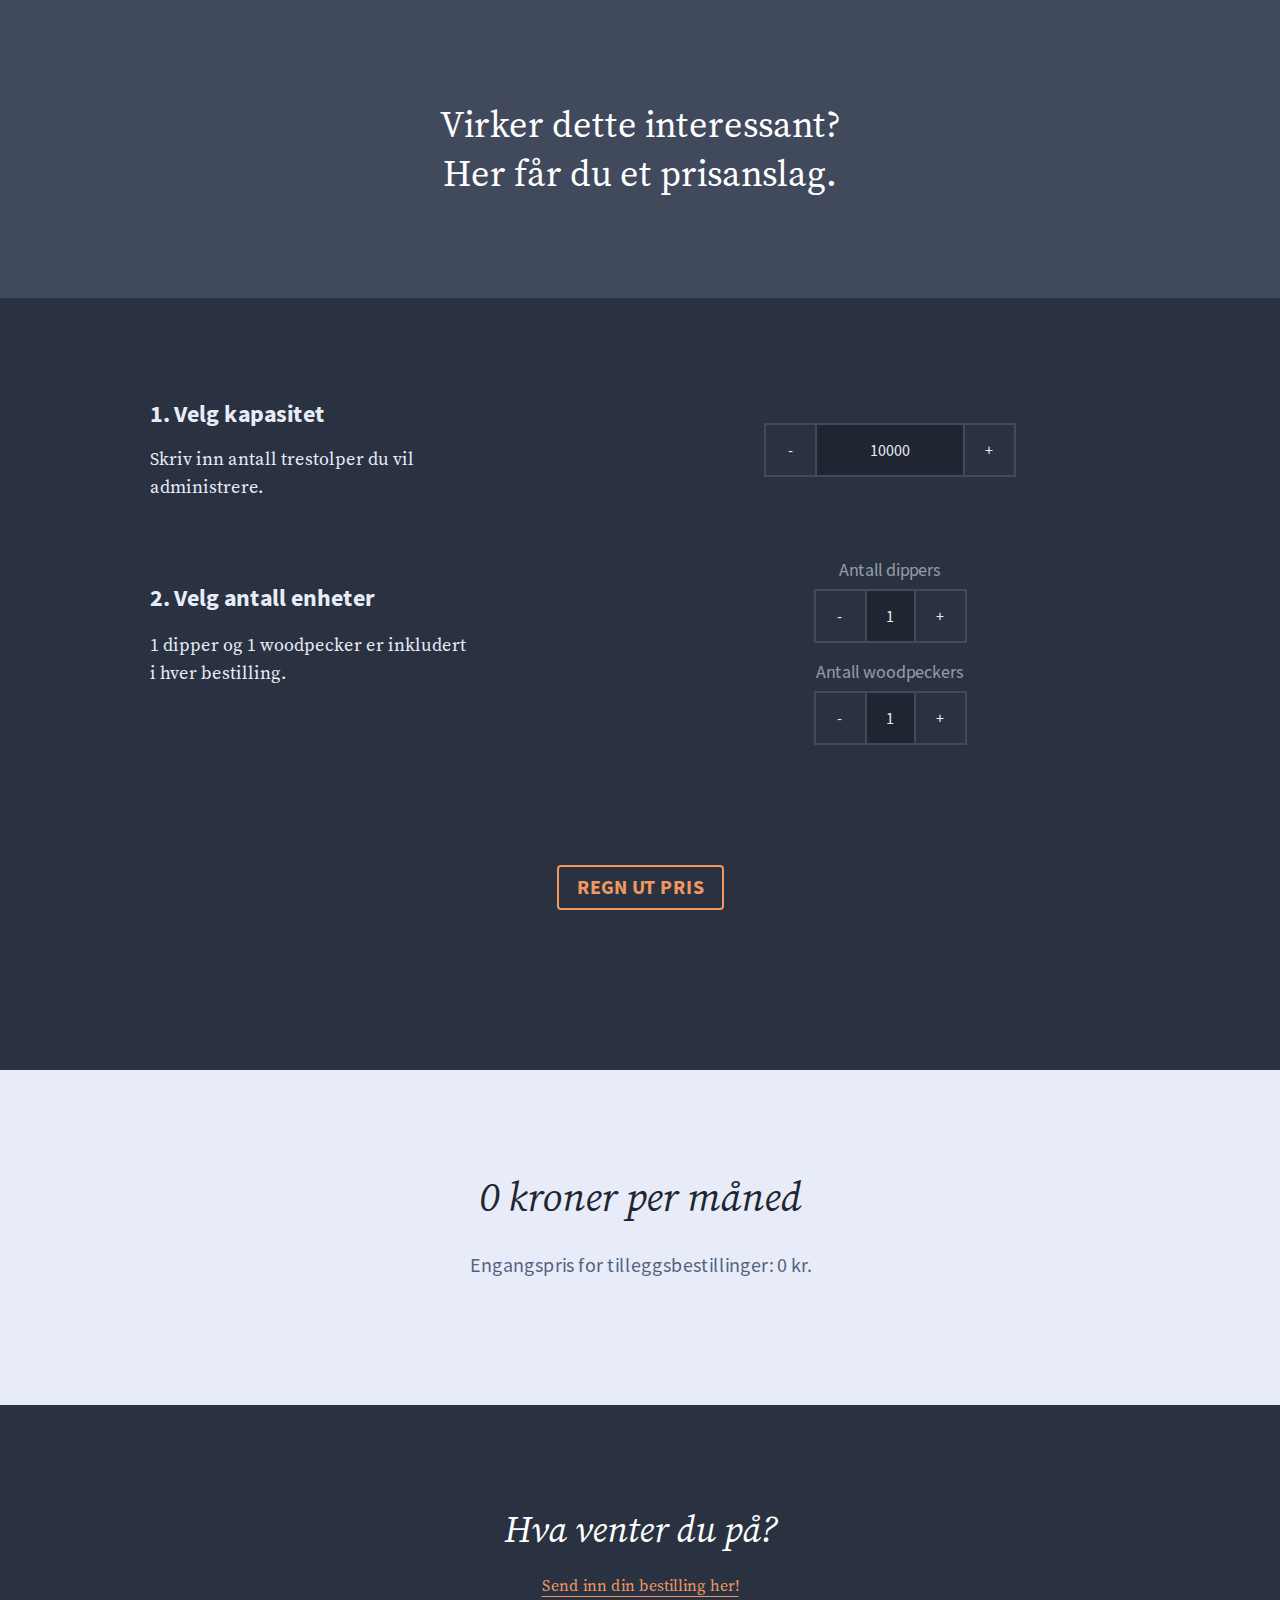
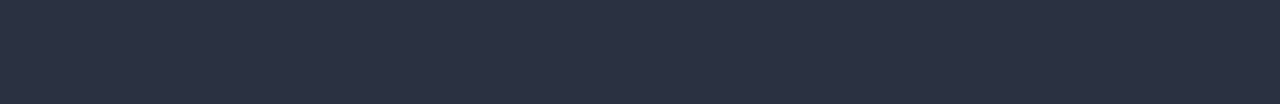
<file: bestilling.html>
<!DOCTYPE html>
<html lang="no">
<head>
    <meta charset="UTF-8">
    <title>Pris og bestilling – Birdsview</title>
    <link rel="stylesheet" href="css/style.css">
    <link rel="import" href="header.html">
    <link rel="import" href="footer.html">
    <link rel="apple-touch-icon" sizes="180x180" href="img/apple-touch-icon.png">
    <link rel="icon" type="image/png" sizes="32x32" href="img/favicon-32x32.png">
    <link rel="icon" type="image/png" sizes="16x16" href="img/favicon-16x16.png">
    <meta name="viewport" content="width=device-width, initial-scale=1.0">
</head>
<body>
<script src="js/loadContent.js"></script>
<main>
    <article>
        <div class="intro brighter">
            <h2>Virker dette interessant? <br> Her får du et prisanslag.</h2>
        </div>
        <div class="highlight wrap" id="bestwrap">

            <div class="col2 left">
                <label for="trestolper">
                    <span>1. Velg kapasitet</span><br>
                    <span>Skriv inn antall trestolper du vil<br>administrere.</span>
                </label>
            </div>

            <div class="col2 noarrow">
                <div class="border">
                    <button class="plussminus minus" id="minus-trestolper">-</button>
                    <input type="number" id="trestolper" min="10000" max="99999999" value="10000">
                    <button class="plussminus pluss" id="pluss-trestolper">+</button>
                </div>
            </div>

            <div class="col2 left">
                <h3>2. Velg antall enheter</h3><br>
                <p>1 dipper og 1 woodpecker er inkludert<br>i hver bestilling.</p>
            </div>

            <div class="col2 noarrow">
                <div class="copy tallinput">
                    <label for="dipper-input"><span>Antall dippers</span></label>
                    <div class="border">
                        <button class="plussminus minus" id="minus-dipper">-</button>
                        <input type="number" id="dipper-input" min="1" max="99" value="1">
                        <button class="plussminus pluss" id="pluss-dipper">+</button>
                    </div>

                    <br>

                    <label for="woodpecker-input"><span>Antall woodpeckers</span></label>

                    <div class="border">
                        <button class="plussminus minus" id="minus-woodpecker">-</button>
                        <input type="number" id="woodpecker-input" min="1" max="99" value="1">
                        <button class="plussminus pluss" id="pluss-woodpecker">+</button>
                    </div>
                </div>
            </div>

            <input type="submit" id="regnut" class="call-to-action" value="REGN UT PRIS">

        </div>
        <div id="prisvisning" class="feedback">
            <div class="wrap">
                <div class="slide">
                    <div class="price" id="pris">
                        <span id="monthlyprice">0</span> kroner per måned<br>
                        <span>Engangspris for tilleggsbestillinger: <span id="engangspris">0</span> kr.</span>
                    </div>
                </div>

            </div>
        </div>

        <div class="intro order-link-section">
            <h2><i>Hva venter du på?</i></h2><br>
            <a href="mailto:bestill@birdsview.no">Send inn din bestilling her!</a>
        </div>

    </article>

</main>
<script src="js/scroll.js"></script>
<script src="js/prisanslag.js"></script>
</body>
</html>
</file>
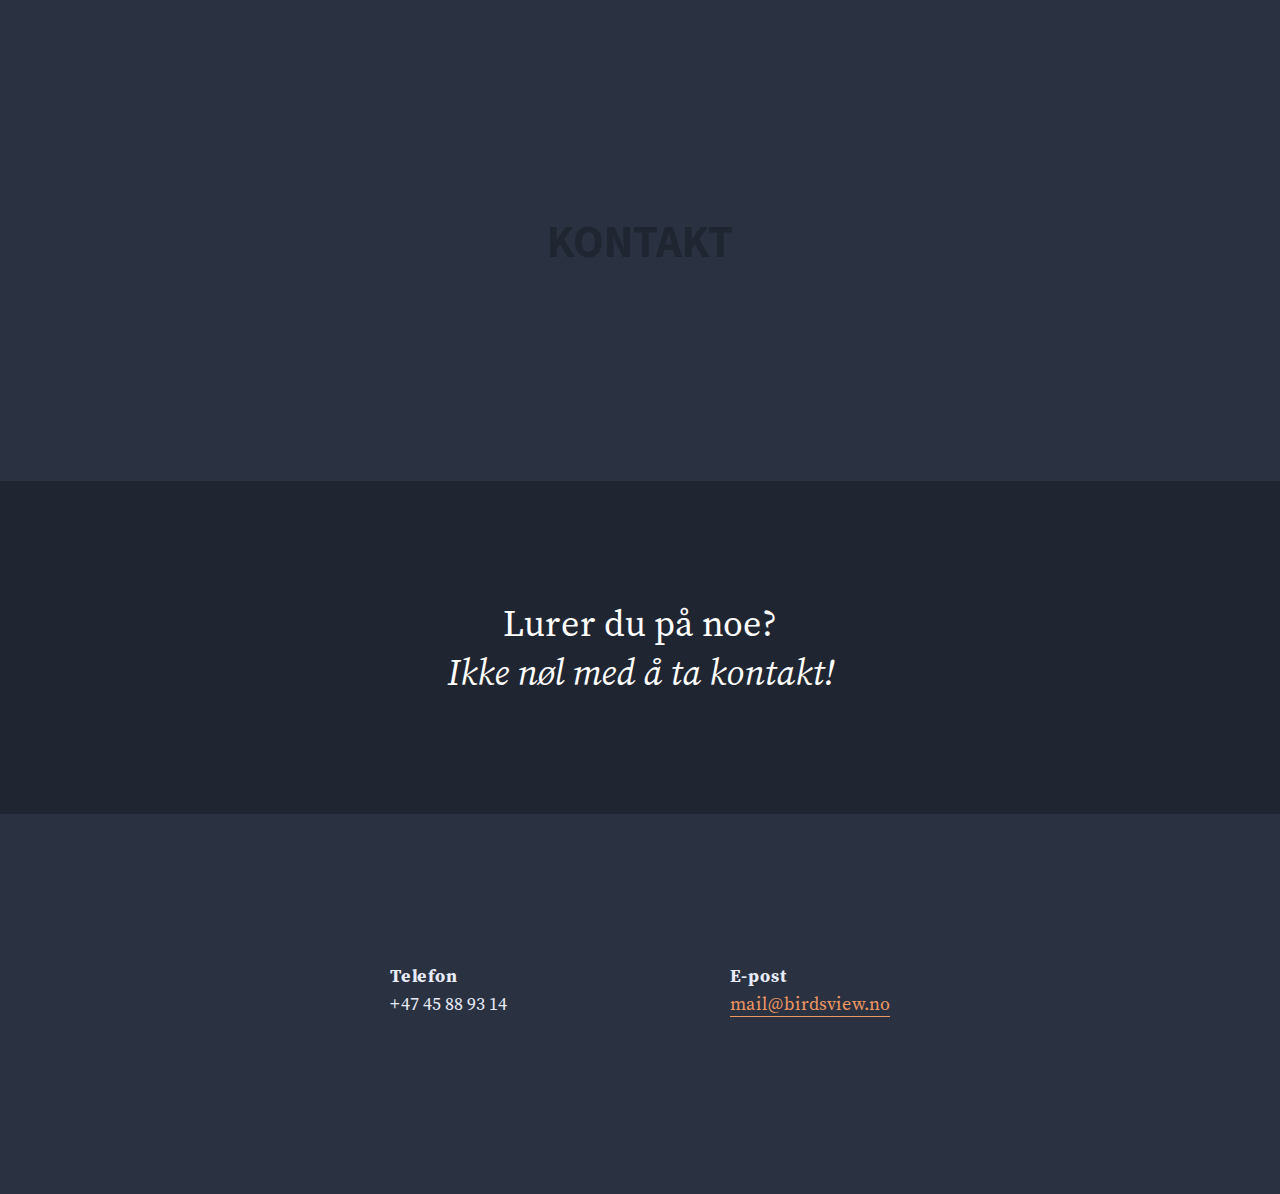
<file: kontakt.html>
<!DOCTYPE html>
<html lang="en">
<head>
    <meta charset="UTF-8">
    <title>Kontakt</title>
    <link rel="stylesheet" href="css/style.css">
    <link rel="apple-touch-icon" sizes="180x180" href="img/apple-touch-icon.png">
    <link rel="icon" type="image/png" sizes="32x32" href="img/favicon-32x32.png">
    <link rel="icon" type="image/png" sizes="16x16" href="img/favicon-16x16.png">
    <link rel="import" href="header.html">
    <link rel="import" href="footer.html">
    <meta name="viewport" content="width=device-width, initial-scale=1.0">
</head>
<body>
<script src="js/loadContent.js"></script>
<section class="map">
    <div class="map-content">
        <h2>Kontakt</h2>
    </div>
    <iframe src="https://www.google.com/maps/embed?pb=!1m18!1m12!1m3!1d5603.272945947665!2d10.395668735724987!3d63.41770170383181!2m3!1f0!2f0!3f0!3m2!1i1024!2i768!4f13.1!3m3!1m2!1s0x466d31b3506f3cfd%3A0x3f2259eb72a0ebba!2sGr%C3%BCnderbrakka!5e0!3m2!1sno!2sno!4v1540842398652"
            width="600" height="450" style="border:0" allowfullscreen></iframe>
</section>
<main>
    <article>
        <div class="intro contact">
            <h2>Lurer du på noe? <br>
                <i>Ikke nøl med å ta kontakt!</i></h2>
        </div>

        <div class="wrap">
            <div class="boks">
                <p class="phone"><strong>Telefon</strong> <br>
                    +47 45 88 93 14
                </p>
                <p class="email"><strong>E-post</strong> <br>
                    <a href="mailto:contact@birdsview.no">mail@birdsview.no</a>
                </p>
            </div>
        </div>
    </article>
</main>
</body>
</html>
</file>
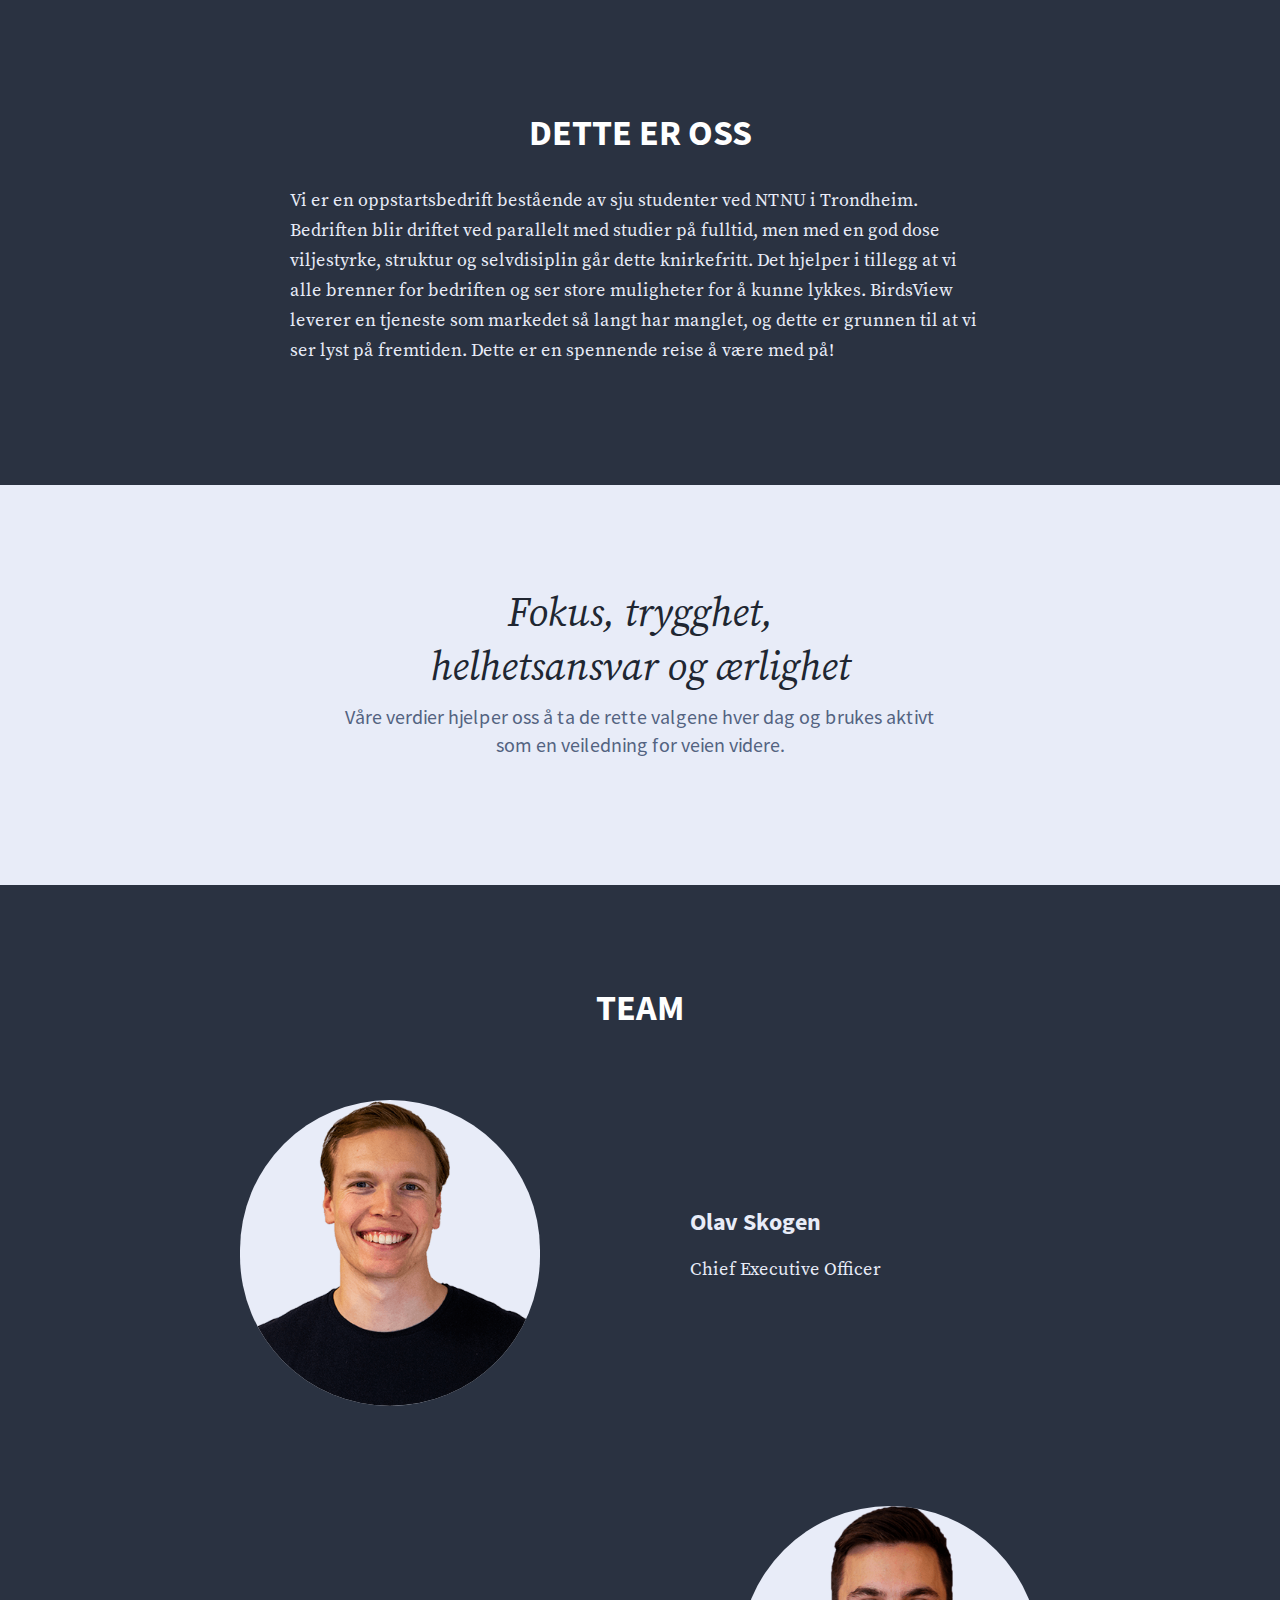
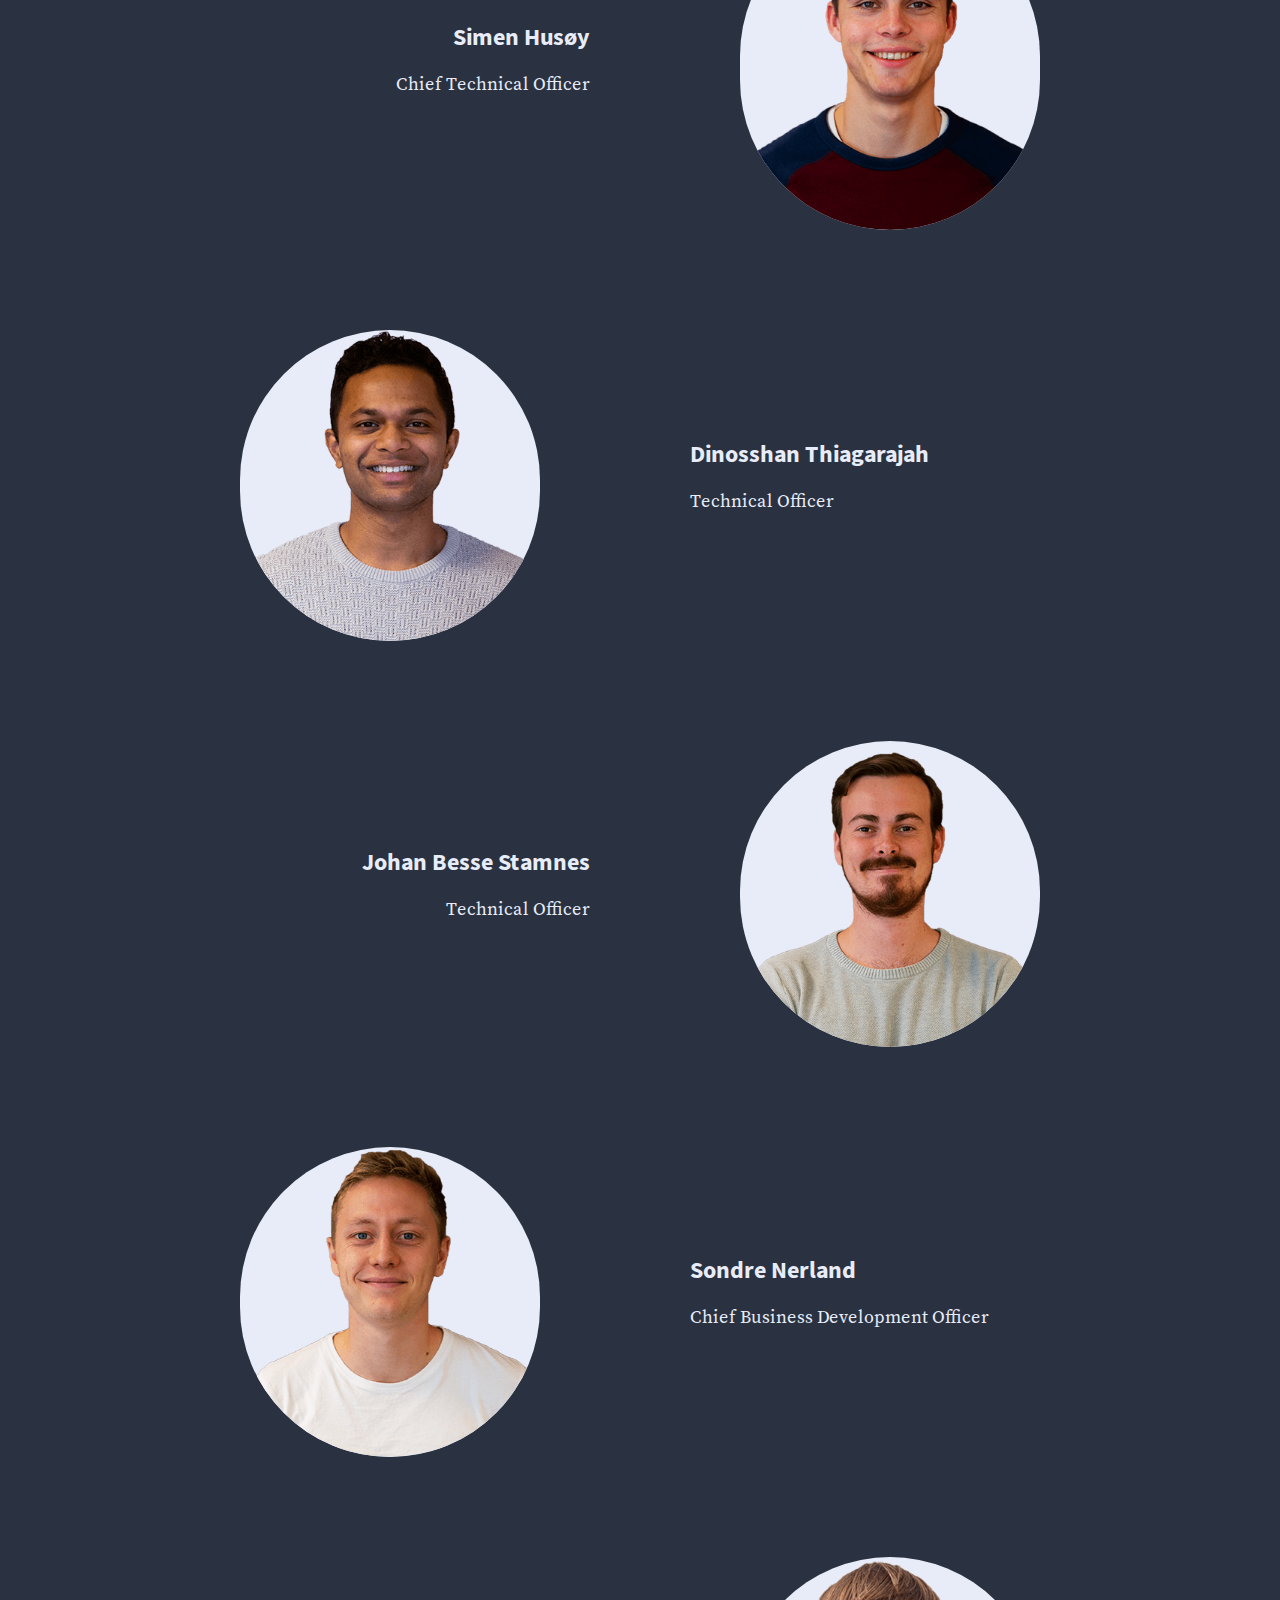
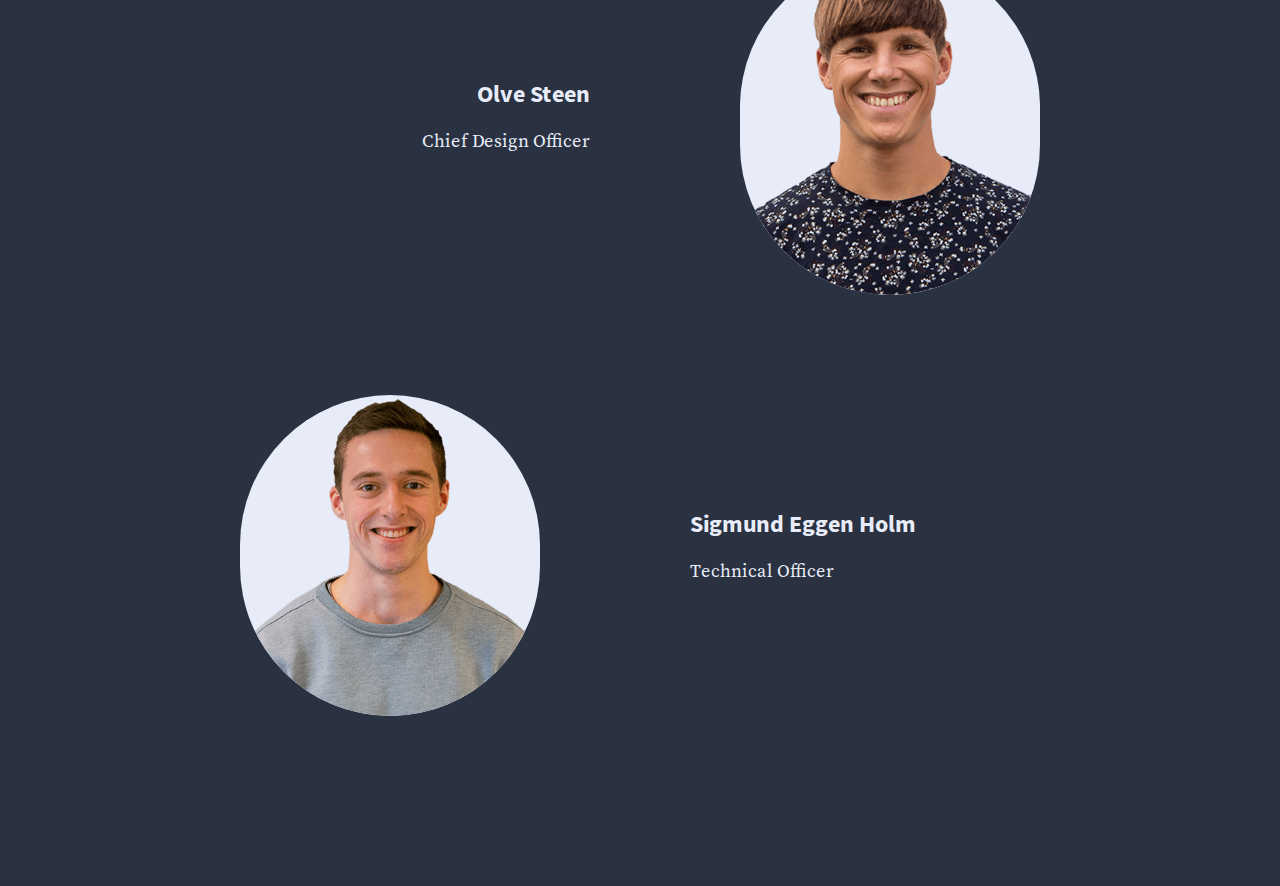
<file: om-oss.html>
<!DOCTYPE html>
<html lang="no">
<head>
    <meta charset="UTF-8">
    <title>Om oss – Birdsview</title>
    <link rel="stylesheet" href="css/style.css">
    <link rel="apple-touch-icon" sizes="180x180" href="img/apple-touch-icon.png">
    <link rel="icon" type="image/png" sizes="32x32" href="img/favicon-32x32.png">
    <link rel="icon" type="image/png" sizes="16x16" href="img/favicon-16x16.png">
    <link rel="import" href="header.html">
    <link rel="import" href="footer.html">
    <meta name="viewport" content="width=device-width, initial-scale=1.0">
</head>
<body>
<script src="js/loadContent.js"></script>
<main>
    <article>
        <div class="wrap OmOss">
            <h2 class='OmOss'> Dette er oss </h2>
            <p class="OmOss"> Vi er en oppstartsbedrift bestående av sju studenter ved NTNU i Trondheim. Bedriften blir
                driftet ved parallelt med studier på fulltid, men med en god dose viljestyrke, struktur og selvdisiplin
                går dette knirkefritt. Det hjelper i tillegg at vi alle brenner for bedriften og ser store muligheter
                for
                å kunne lykkes. BirdsView leverer en tjeneste som markedet så langt har manglet, og dette er grunnen til
                at vi ser lyst på fremtiden. Dette er en spennende reise å være med på!
            </p>
        </div>

        <section class="feedback">
            <div class="wrap">
                <div class="price"> Fokus, trygghet, <br> helhetsansvar og ærlighet<br>
                    <span>Våre verdier hjelper oss å ta de rette valgene hver dag og brukes aktivt som en veiledning for veien videre.</span>
                </div>
            </div>
        </section>
        <h2>TEAM</h2>
        <div class="highlight wrap OmOss">
            <div class="col2">
                <img src="img/ansatte/olav.png" alt="Olav Skogen">
            </div>
            <div class="col2">
                <div class="copy">
                    <h3>Olav Skogen</h3>
                    <p>Chief Executive Officer</p>
                </div>
            </div>
        </div>
        <div class="highlight wrap OmOss">
            <div class="col2">
                <div class="copy">
                    <h3>Simen Husøy</h3>
                    <p>Chief Technical Officer</p>
                </div>
            </div>
            <div class="col2">
                <img src="img/ansatte/simen.png" alt="Simen Husøy">
            </div>
        </div>
        <div class="highlight wrap OmOss">
            <div class="col2">
                <img src="img/ansatte/dino.png" alt="Dino">
            </div>
            <div class="col2">
                <div class="copy">
                    <h3>Dinosshan Thiagarajah</h3>
                    <p>Technical Officer</p>
                </div>
            </div>
        </div>
        <div class="highlight wrap OmOss">
            <div class="col2">
                <div class="copy">
                    <h3>Johan Besse Stamnes</h3>
                    <p>Technical Officer</p>
                </div>
            </div>
            <div class="col2">
                <img src="img/ansatte/besse.png" alt="Besse">
            </div>
        </div>
        <div class="highlight wrap OmOss">
            <div class="col2">
                <img src="img/ansatte/sondre.png" alt="Sondre">
            </div>
            <div class="col2">
                <div class="copy">
                    <h3>Sondre Nerland</h3>
                    <p>Chief Business Development Officer</p>
                </div>
            </div>
        </div>
        <div class="highlight wrap OmOss">
            <div class="col2">
                <div class="copy">
                    <h3>Olve Steen</h3>
                    <p>Chief Design Officer</p>
                </div>
            </div>
            <div class="col2">
                <img src="img/ansatte/olve.png" alt="Olve">
            </div>
        </div>
        <div class="highlight wrap OmOss">
            <div class="col2">
                <img src="img/ansatte/sigmund.png" alt="Sigmund">
            </div>
            <div class="col2">
                <div class="copy">
                    <h3>Sigmund Eggen Holm</h3>
                    <p>Technical Officer</p>
                </div>
            </div>
        </div>
    </article>
</main>
</body>
</html>
</file>
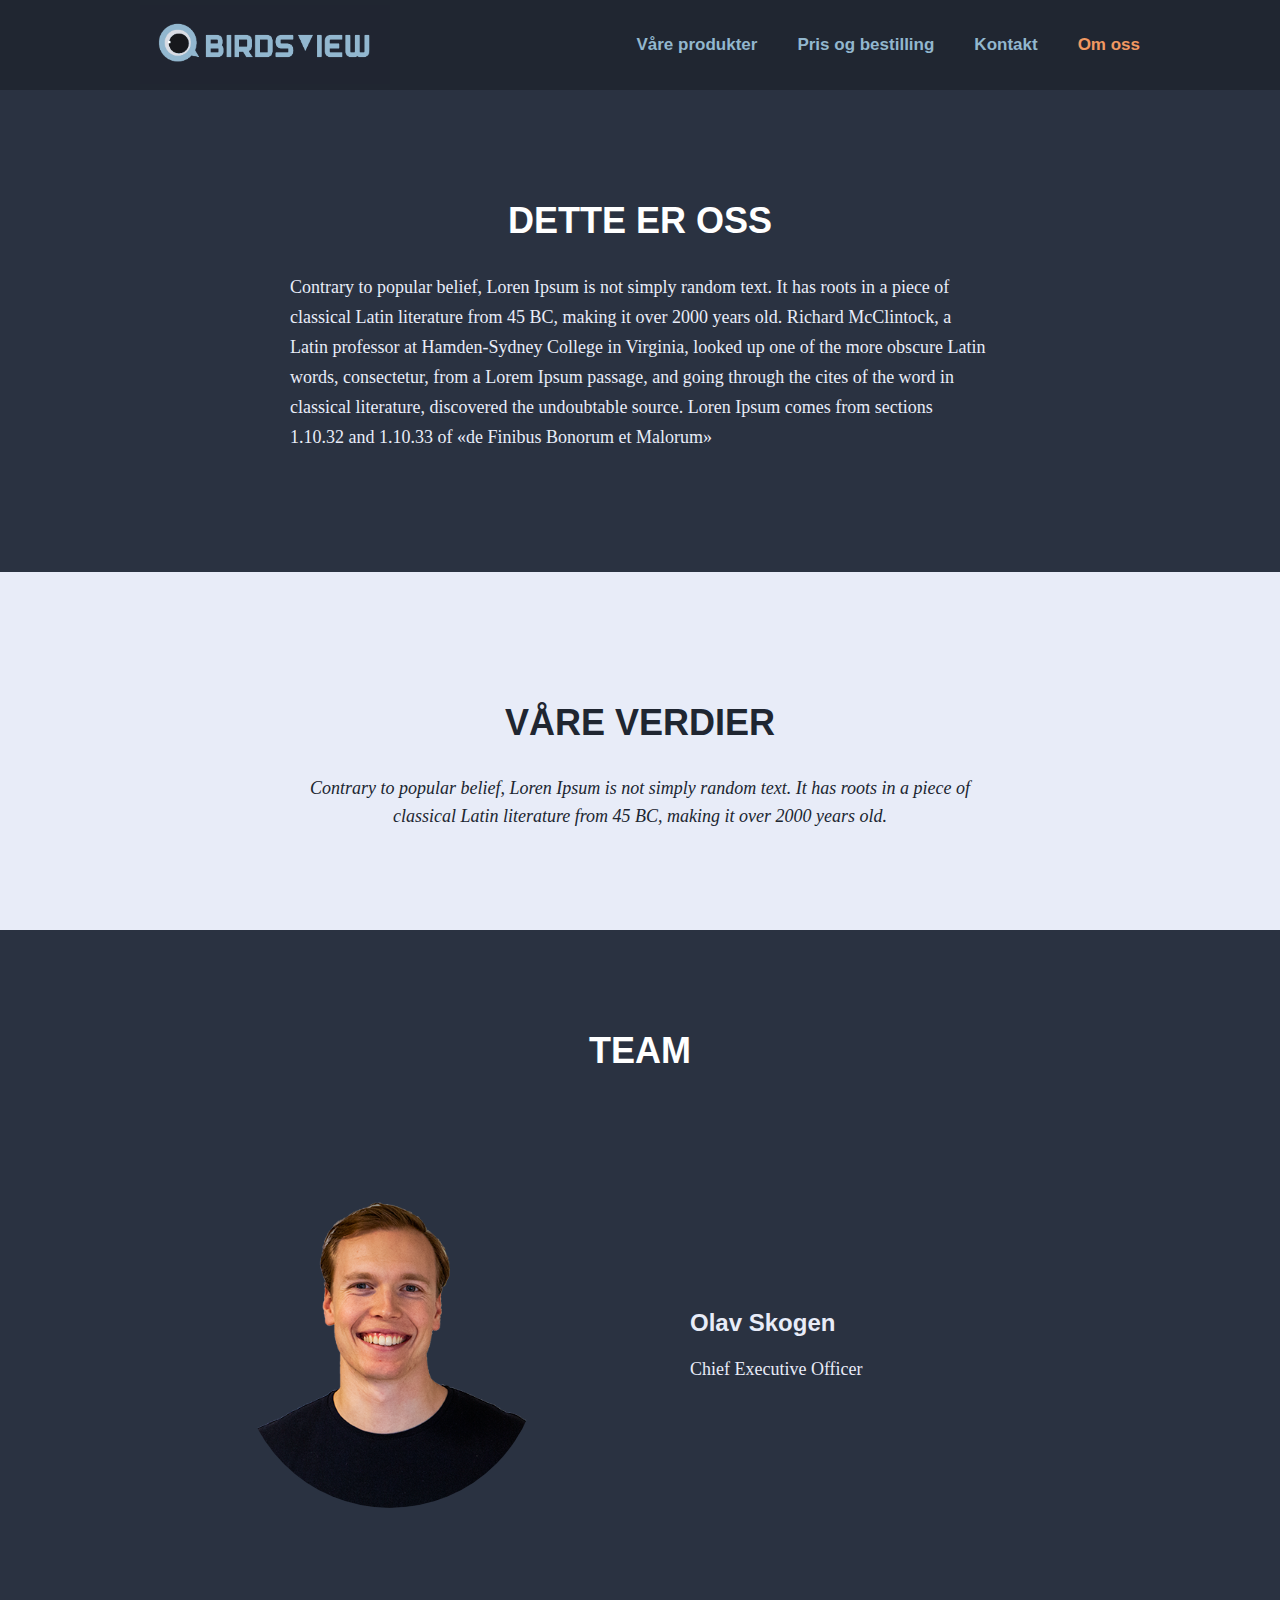
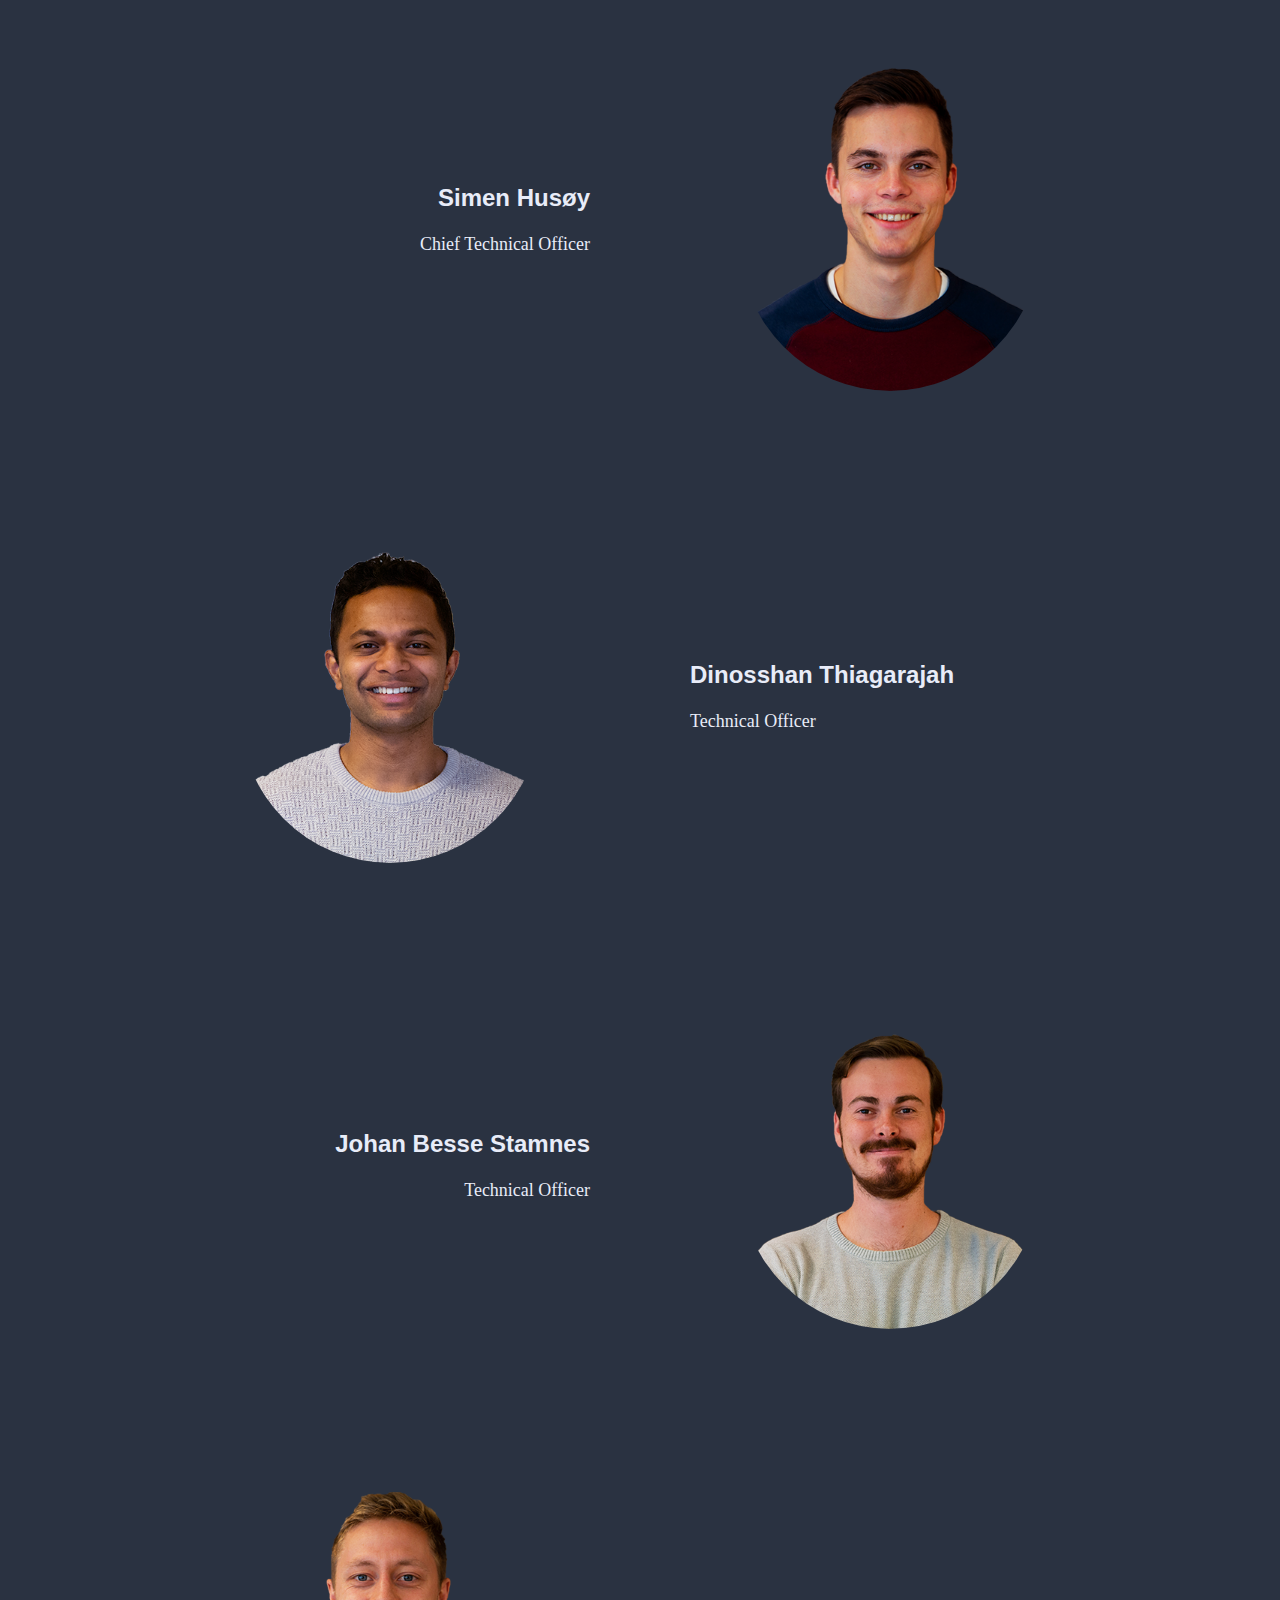
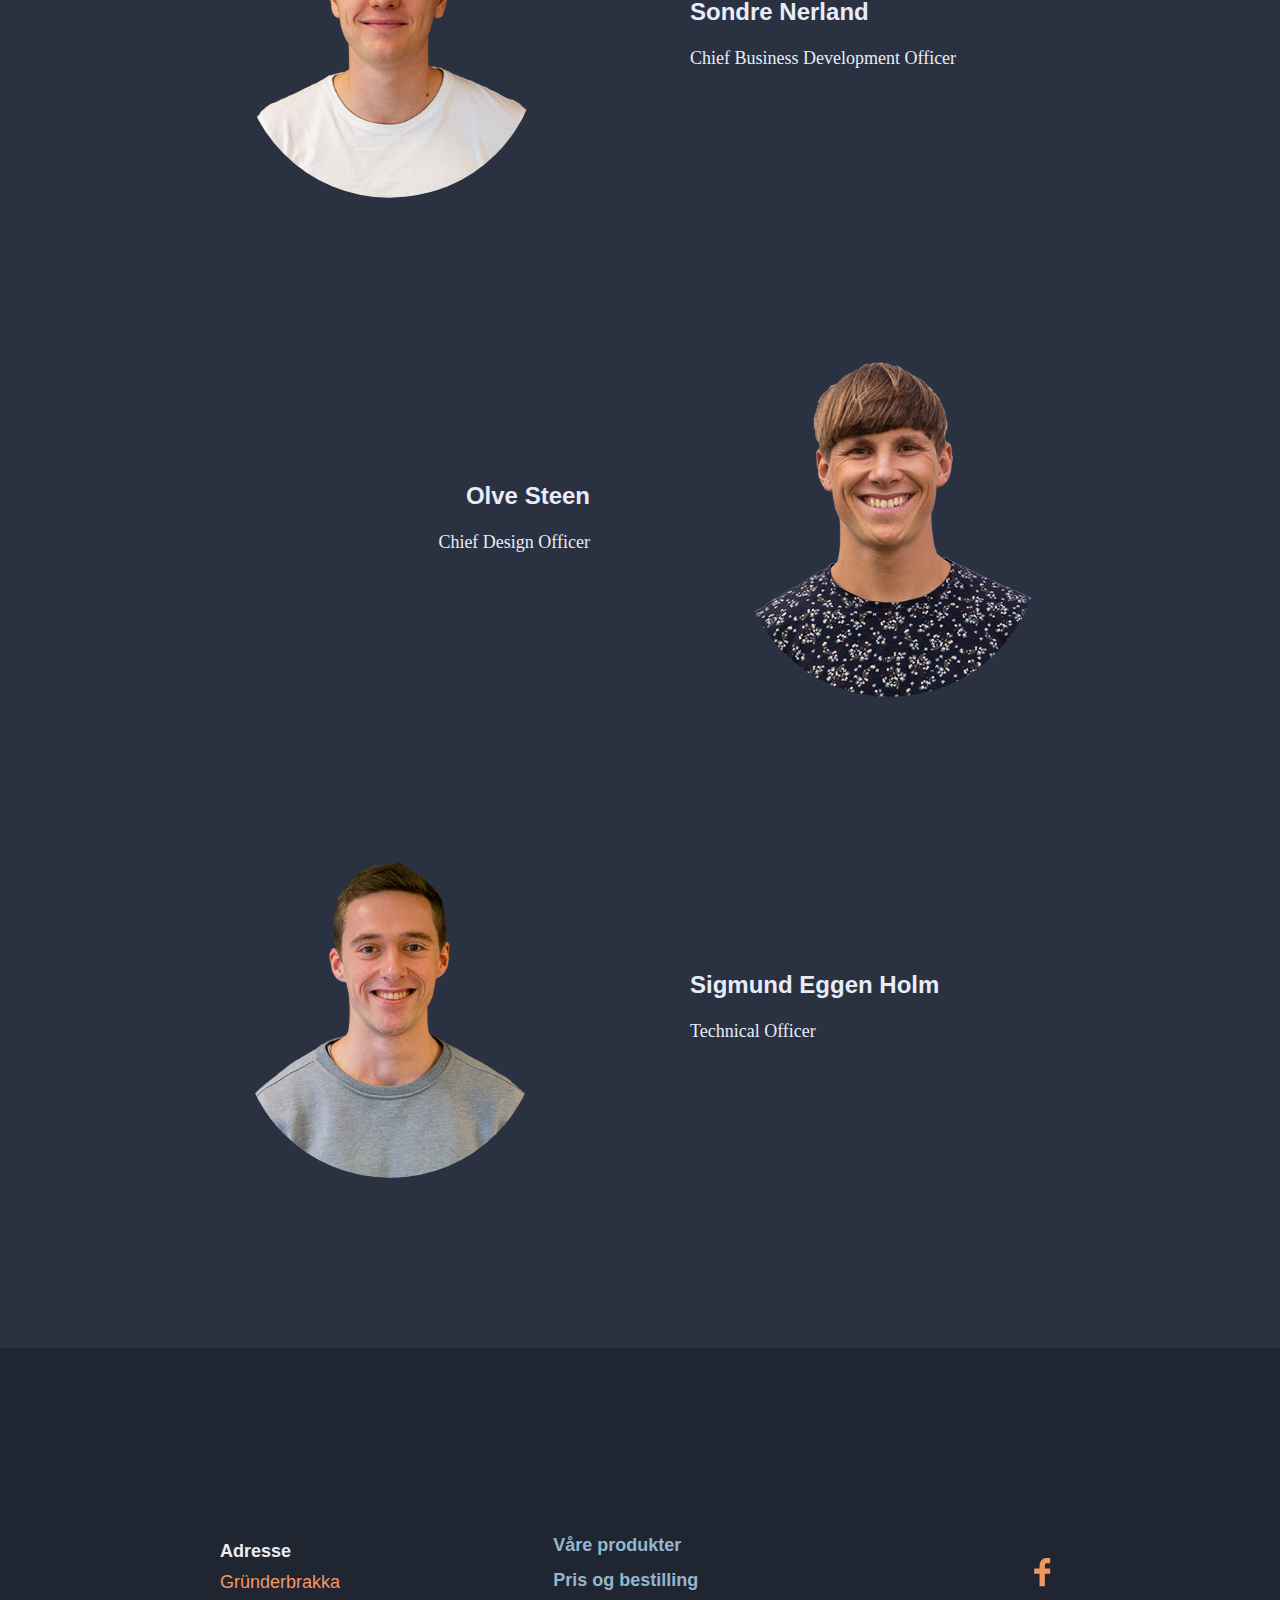
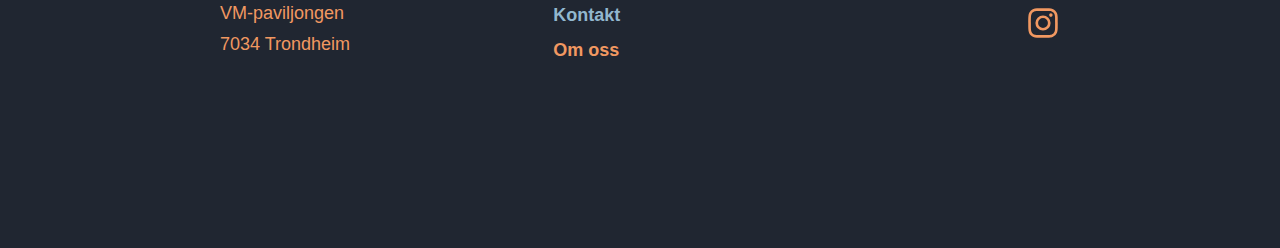
<file: OmOss.html>
<!DOCTYPE html>
<html lang="no">
<head>
    <meta charset="UTF-8">
    <title>Om Oss – Birdsview</title>
    <link rel="stylesheet" href="style.css">
    <link rel="stylesheet" href="OmOss.css">
    <meta name="viewport" content="width=device-width, initial-scale=1.0">
</head>
<body>
<header>
    <div class="wrap">

        <img src="img/Logo-blink.png" onmouseover="this.src='img/Logo-blink.gif'" onmouseout="this.src='img/Logo-Blink.png'" alt="Birdsview">
        <input type="checkbox" id="hamburger" class="hamburger">
        <label for="hamburger"></label>
        <nav>
            <ul>
                <li><a href="#">Våre produkter</a></li>
                <li><a href="#">Pris og bestilling</a></li>
                 <li><a href="#">Kontakt</a></li>
                <li><a class="active" href="#">Om oss</a></li>
            </ul>
        </nav>

    </div>
</header>

<main>
    <article>
        <div class="wrap OmOss">
            <h2 class='OmOss'> Dette er oss </h2>
            <p class="OmOss"> Contrary to popular belief, Loren Ipsum is not simply random text. It has roots in a piece of classical
                Latin literature from 45 BC, making it over 2000 years old. Richard McClintock, a Latin professor at
                Hamden-Sydney College in Virginia, looked up one of the more obscure Latin words, consectetur, from a
                Lorem Ipsum passage, and going through the cites of the word in classical literature, discovered the
                undoubtable source. Loren Ipsum comes from sections 1.10.32 and 1.10.33 of «de Finibus Bonorum et
                Malorum»
            </p>
        </div>

         <section class="feedback">
            <div class="wrap">
                    <h2 class="h2Dark"> Våre verdier </h2>
                    <p class="pDark"> Contrary to popular belief, Loren Ipsum is not simply random text. It has roots in a
                        piece of classical
                        Latin literature from 45 BC, making it over 2000 years old.
                    </p>

            </div>
        </section>
        <h2> TEAM </h2>
        <div class="highlight wrap OmOss">
            <div class="col2">
                <img src="img/1%20Olav.png" alt="Olav Skogen">
            </div>
            <div class="col2">
                <div class="copy">
                    <h3>Olav Skogen</h3>
                    <p>Chief Executive Officer</p>
                </div>
            </div>
        </div>
        <div class="highlight wrap OmOss">
            <div class="col2">
                <div class="copy">
                    <h3>Simen Husøy</h3>
                    <p>Chief Technical Officer</p>
                </div>
            </div>
            <div class="col2">
                <img src="img/1%20Simen.png" alt="Simen Husøy">
            </div>
        </div>
        <div class="highlight wrap OmOss">
            <div class="col2">
                <img src="img/1%20Dino.png" alt="Dino">
            </div>
            <div class="col2">
                <div class="copy">
                    <h3>Dinosshan Thiagarajah</h3>
                    <p>Technical Officer</p>
                </div>
            </div>
        </div>
        <div class="highlight wrap OmOss">
            <div class="col2">
                <div class="copy">
                    <h3>Johan Besse Stamnes</h3>
                    <p>Technical Officer</p>
                </div>
            </div>
            <div class="col2">
                <img src="img/1%20Besse.png" alt="Besse">
            </div>
        </div>
        <div class="highlight wrap OmOss">
            <div class="col2">
                <img src="img/1%20Sondre.png" alt="Sondre">
            </div>
            <div class="col2">
                <div class="copy">
                    <h3>Sondre Nerland</h3>
                    <p>Chief Business Development Officer</p>
                </div>
            </div>
        </div>
        <div class="highlight wrap OmOss">
            <div class="col2">
                <div class="copy">
                    <h3>Olve Steen</h3>
                    <p>Chief Design Officer</p>
                </div>
            </div>
            <div class="col2">
                <img src="img/1%20Olve.png" alt="Olve">
            </div>
        </div>
        <div class="highlight wrap OmOss">
            <div class="col2">
                <img src="img/1%20Sigmund.png" alt="Sigmund">
            </div>
            <div class="col2">
                <div class="copy">
                    <h3>Sigmund Eggen Holm</h3>
                    <p>Technical Officer</p>
                </div>
            </div>
        </div>
    </article>
</main>
</body>
<footer>
    <div class="wrap">
        <div class="col3">
            <p><strong>Adresse</strong></p>
            <a href="https://www.google.com/maps/place/Gr%C3%BCnderbrakka/@63.4173047,10.406738,18z/data=!3m1!4b1!4m5!3m4!1s0x466d31b3506f3cfd:0x3f2259eb72a0ebba!8m2!3d63.4173035!4d10.407835?hl=no-NO"
               target="blank">
                <p>Gründerbrakka</p>
                <p>VM-paviljongen</p>
                <p>7034 Trondheim</p>
            </a>
        </div>
        <div class="col3">
            <nav>
                <ul>
                    <li><a href="#">Våre produkter</a></li>
                    <li><a href="#">Pris og bestilling</a></li>
                    <li><a href="#">Kontakt</a></li>
                    <li><a class="active" href="#">Om oss</a></li>
                </ul>
            </nav>
        </div>
        <div class="col3">
            <a href="#"><img src="img/facebook-icon.svg" alt=""></a>
            <a href="#"><img src="img/instagram-icon.svg" alt=""></a>
        </div>
    </div>
</footer>
</html>
</file>
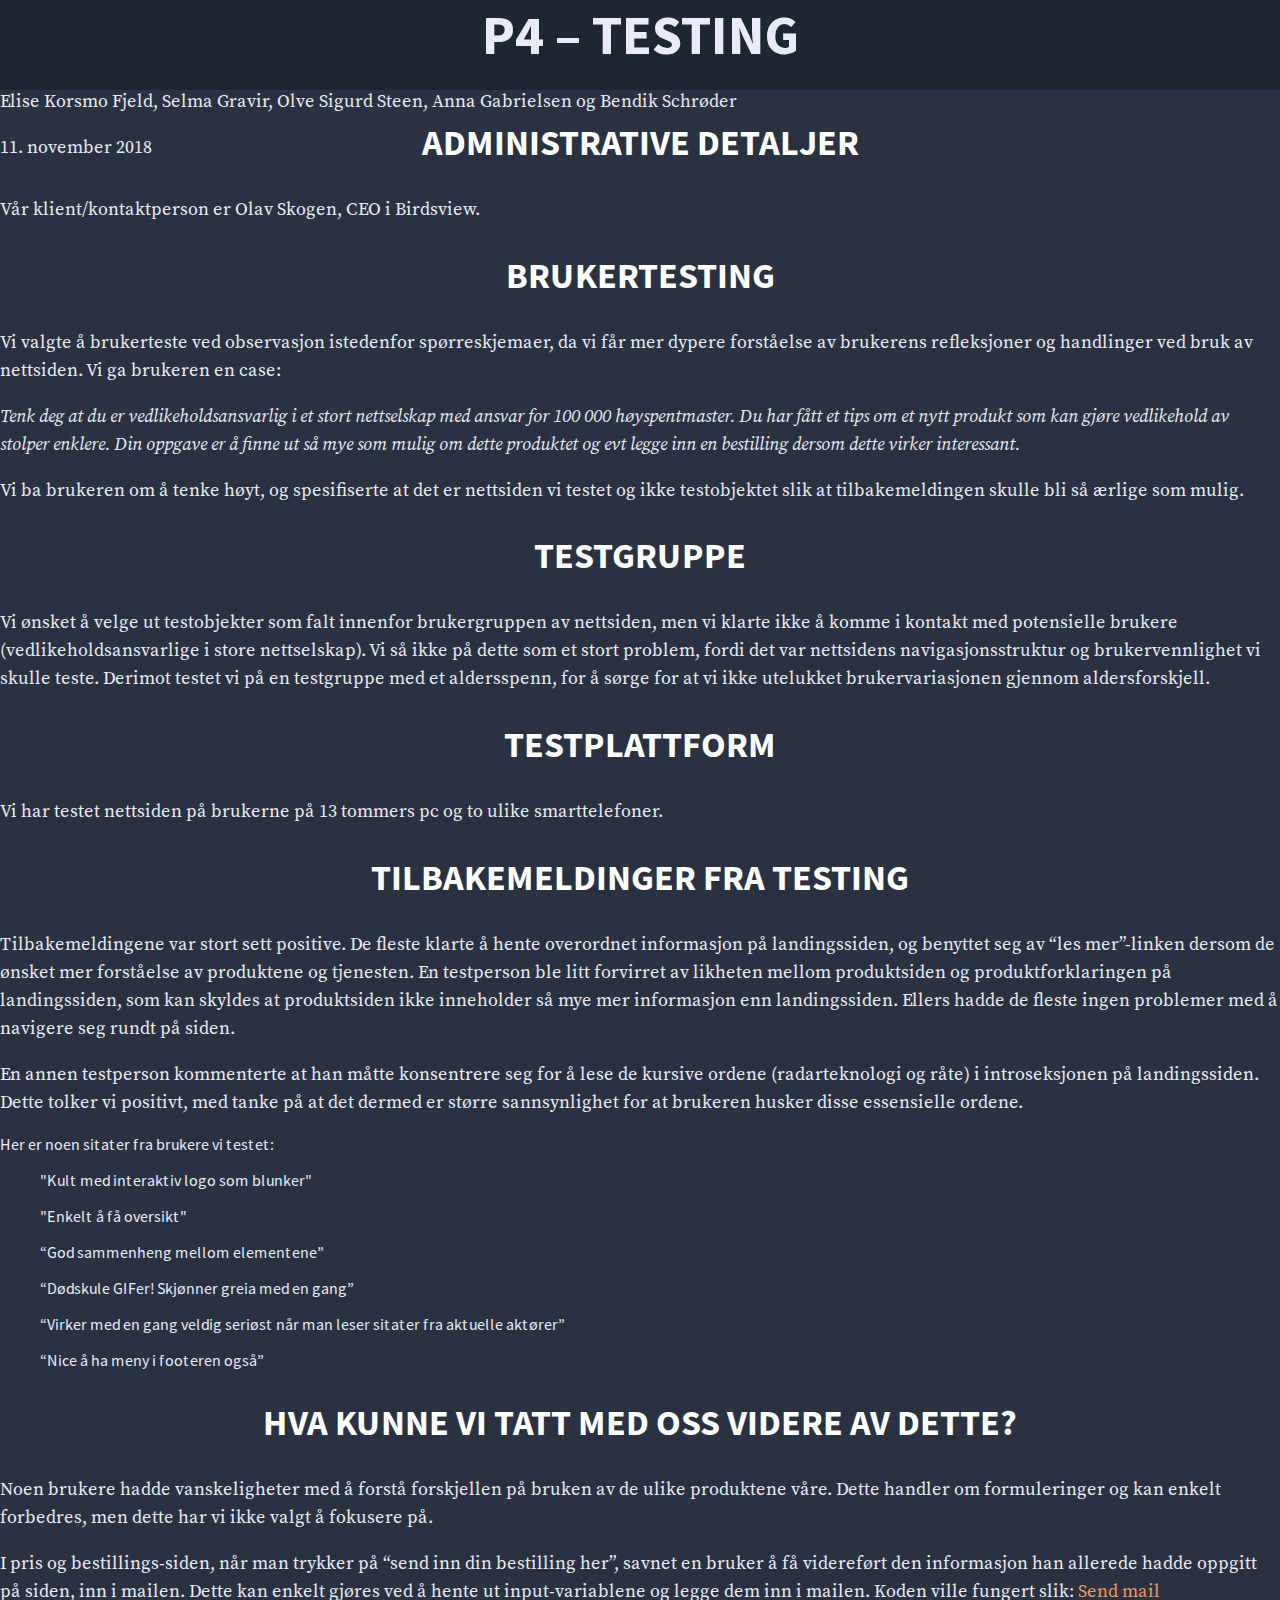
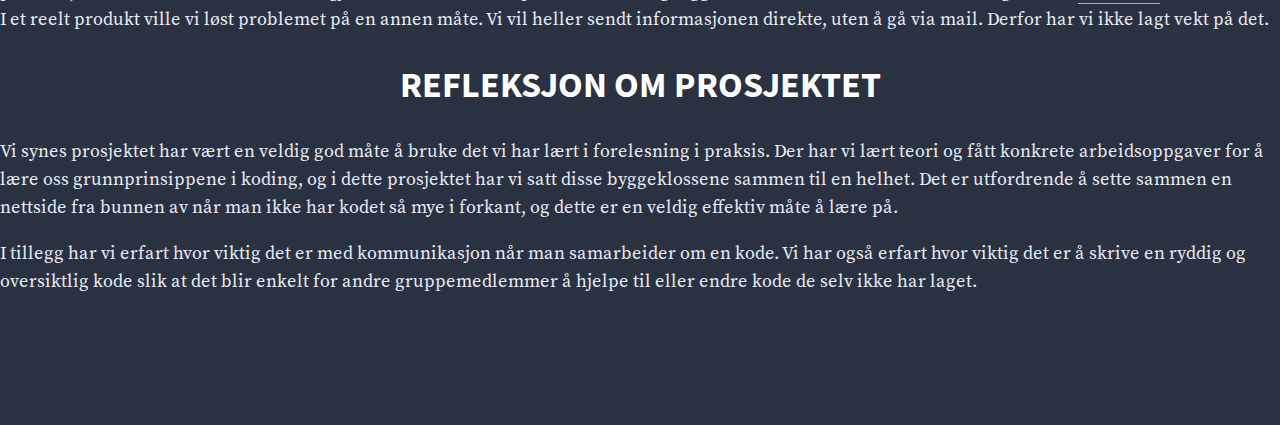
<file: P4_testing.html>
<!DOCTYPE html>
<html lang="no">
<head>
  <meta http-equiv="Content-Type" content="text/html; charset=UTF-8">

    <title>P4</title>
    <meta name="viewport" content="width=device-width, initial-scale=1">
    <link href="css/style.css" rel="stylesheet">
</head>
<body>
    <header>
        <h1>P4 – Testing</h1>
        <p>Elise Korsmo Fjeld, Selma Gravir, Olve Sigurd Steen, Anna Gabrielsen og Bendik Schrøder</p>
        <p>11. november 2018</p>
    </header>

    <main>
        <article>
            <h2>Administrative detaljer</h2>

            <p>Vår klient/kontaktperson er Olav Skogen, CEO i Birdsview. </p>

            <h2>Brukertesting</h2>

            <p>Vi valgte å brukerteste ved observasjon istedenfor spørreskjemaer, da vi får mer dypere forståelse av brukerens refleksjoner og handlinger ved
              bruk av nettsiden. Vi ga brukeren en case: </p>
            <p><i>Tenk deg at du er vedlikeholdsansvarlig i et stort nettselskap med ansvar for 100 000 høyspentmaster. Du har fått et tips om et nytt produkt
                som kan gjøre vedlikehold av stolper enklere. Din oppgave er å finne ut så mye som mulig om dette produktet og evt legge inn en bestilling
                dersom dette virker interessant. </i></p>
            <p>Vi ba brukeren om å tenke høyt, og spesifiserte at det er nettsiden vi testet og ikke testobjektet slik at tilbakemeldingen skulle bli så ærlige som mulig.
              </p>

            <h2>Testgruppe</h2>
            <p>Vi ønsket å velge ut testobjekter som falt innenfor brukergruppen av nettsiden, men vi klarte ikke å komme i kontakt med potensielle brukere
              (vedlikeholdsansvarlige i store nettselskap). Vi så ikke på dette som et stort problem, fordi det var nettsidens navigasjonsstruktur og brukervennlighet
               vi skulle teste. Derimot testet vi på en testgruppe med et aldersspenn, for å sørge for at vi ikke utelukket brukervariasjonen gjennom
               aldersforskjell. </p>

            <h2>Testplattform</h2>
            <p>Vi har testet nettsiden på brukerne på 13 tommers pc og to ulike smarttelefoner.</p>

            <h2>Tilbakemeldinger fra testing</h2>
            <p>Tilbakemeldingene var stort sett positive. De fleste klarte å hente overordnet informasjon på landingssiden, og benyttet seg av “les mer”-linken
              dersom de ønsket mer forståelse av produktene og tjenesten. En testperson ble litt forvirret av likheten mellom produktsiden og produktforklaringen
              på landingssiden, som kan skyldes at produktsiden ikke inneholder så mye mer informasjon enn landingssiden. Ellers hadde de fleste ingen problemer med
              å navigere seg rundt på siden. </p>
            <p>En annen testperson kommenterte at han måtte konsentrere seg for å lese de kursive ordene (radarteknologi og råte) i introseksjonen på landingssiden.
              Dette tolker vi positivt, med tanke på at det dermed er større sannsynlighet for at brukeren husker disse essensielle ordene. </p>
            <div>Her er noen sitater fra brukere vi testet:
              <blockquote>"Kult med interaktiv logo som blunker"</blockquote>
              <blockquote>"Enkelt å få oversikt"</blockquote>
              <blockquote>“God sammenheng mellom elementene”</blockquote>
              <blockquote>“Dødskule GIFer! Skjønner greia med en gang”</blockquote>
              <blockquote>“Virker med en gang veldig seriøst når man leser sitater fra aktuelle aktører”</blockquote>
              <blockquote>“Nice å ha meny i footeren også”</blockquote>
            </div>

            <h2>Hva kunne vi tatt med oss videre av dette?</h2>
            <p> Noen brukere hadde vanskeligheter med å forstå forskjellen på bruken av de ulike produktene våre. Dette handler om formuleringer og kan enkelt forbedres,
              men dette har vi ikke valgt å fokusere på. </p>

            <p>I pris og bestillings-siden, når man trykker på “send inn din bestilling her”, savnet en bruker å få videreført den informasjon han allerede hadde oppgitt på siden, inn i mailen. Dette kan enkelt gjøres ved å hente ut input-variablene og legge dem inn i mailen.
              Koden ville fungert slik:
              <a href="mailto:test@example.com?subject=Birdsview&body=Test!">Send mail</a><br>
              I et reelt produkt ville vi løst problemet på en annen måte. Vi vil heller sendt informasjonen direkte, uten å gå via mail. Derfor har vi ikke lagt vekt på det.</p>

            <h2>Refleksjon om prosjektet</h2>
            <p>Vi synes prosjektet har vært en veldig god måte å bruke det vi har lært i forelesning i praksis. Der har vi lært teori og fått konkrete arbeidsoppgaver
              for å lære oss grunnprinsippene i koding, og i dette prosjektet har vi satt disse byggeklossene sammen til en helhet. Det er utfordrende å sette sammen
              en nettside fra bunnen av når man ikke har kodet så mye i forkant, og dette er en veldig effektiv måte å lære på. </p>

            <p>I tillegg har vi erfart hvor viktig det er med kommunikasjon når man samarbeider om en kode. Vi har også erfart hvor viktig det er å skrive en ryddig
              og oversiktlig kode slik at det blir enkelt for andre gruppemedlemmer å hjelpe til eller endre kode de selv ikke har laget. </p>

            </article>
          </main>
        </body>
      </html>
</file>
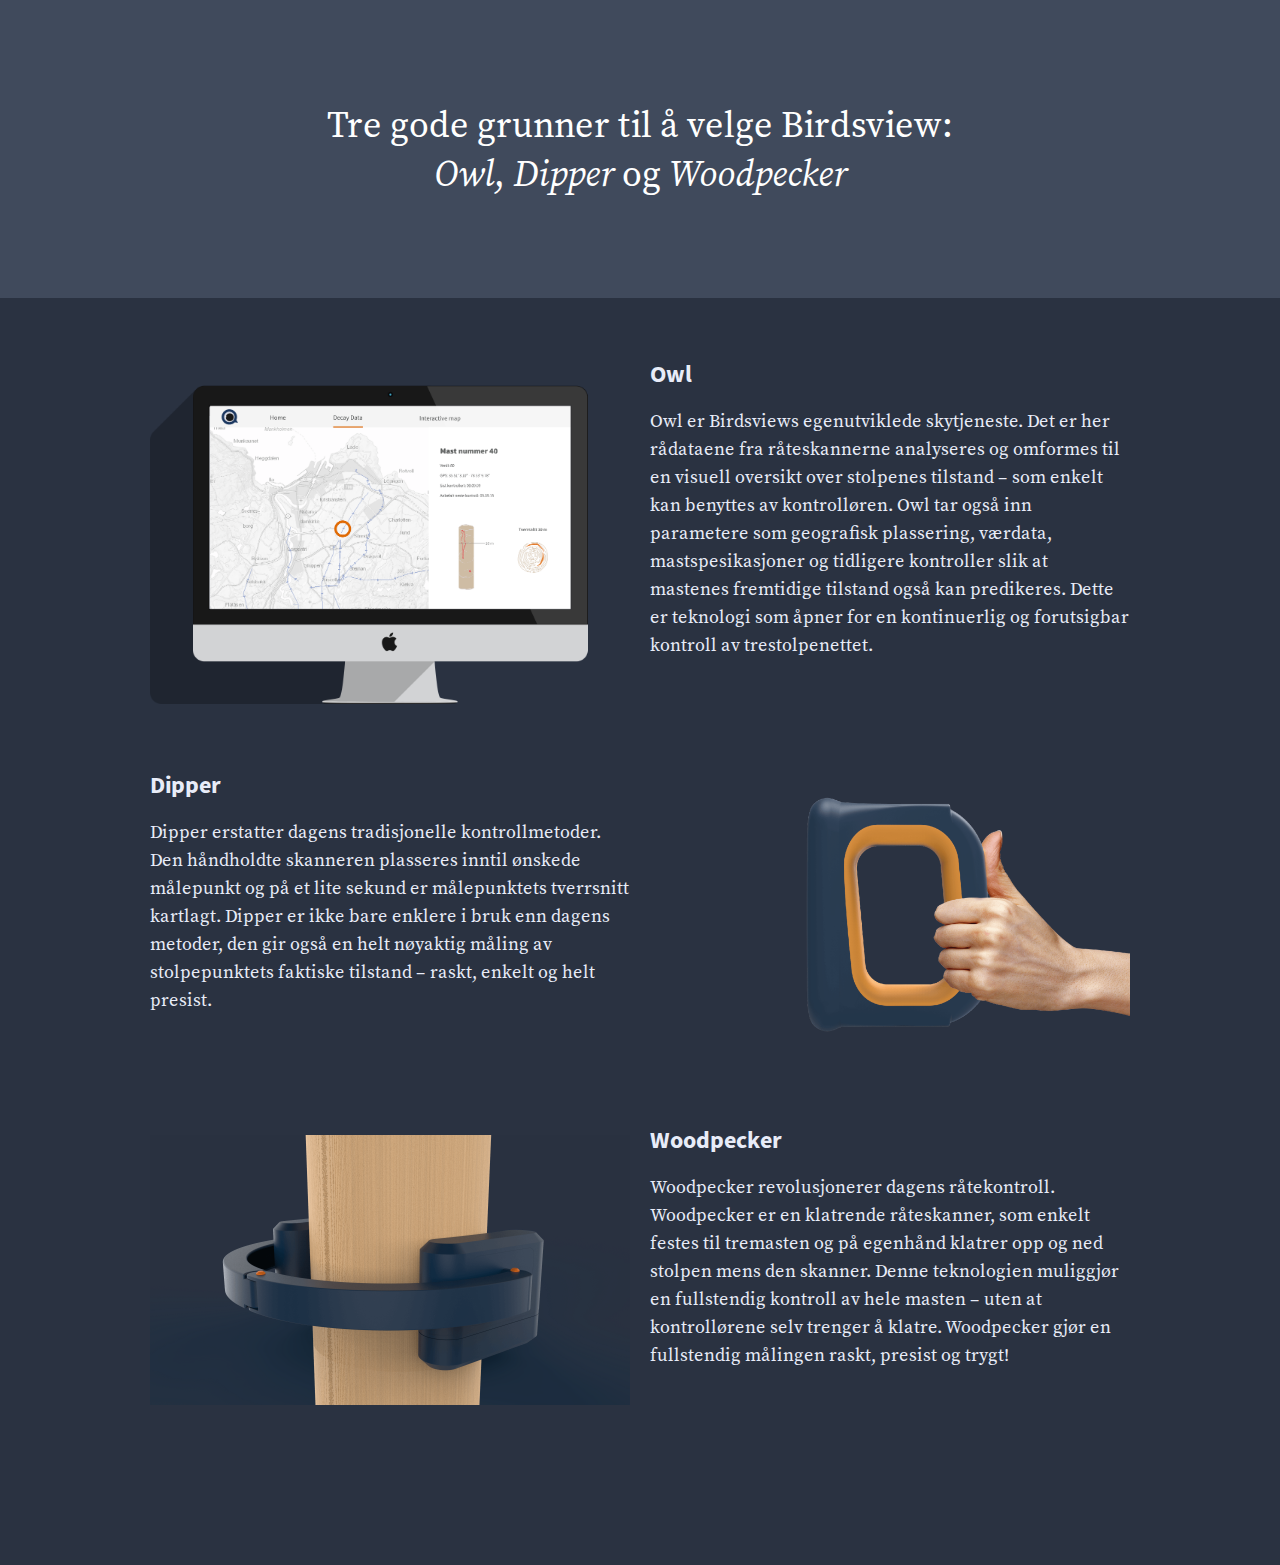
<file: produkter.html>
<!DOCTYPE html>
<html lang="no">
<head>
    <meta charset="UTF-8">
    <title>Produkter – Birdsview</title>
    <link rel="stylesheet" href="css/style.css">
    <link rel="apple-touch-icon" sizes="180x180" href="img/apple-touch-icon.png">
    <link rel="icon" type="image/png" sizes="32x32" href="img/favicon-32x32.png">
    <link rel="icon" type="image/png" sizes="16x16" href="img/favicon-16x16.png">
    <link rel="import" href="header.html">
    <link rel="import" href="footer.html">
    <meta name="viewport" content="width=device-width, initial-scale=1.0">
</head>
<body>
<script src="js/loadContent.js"></script>
<main>
    <article>
        <div class="intro brighter">
            <h2> Tre gode grunner til å velge Birdsview: <br>
                <i>Owl</i>, <i> Dipper </i> og <i> Woodpecker</i>
            </h2>
        </div>
        <div class="product" id="owl">
            <div class="col2">
                <img src="img/owl-screenshot.png" alt="Owl">
            </div>
            <div class="col2">
                <div class="copy">
                    <h3>Owl</h3>
                    <p>Owl er Birdsviews egenutviklede skytjeneste. Det er her rådataene fra råteskannerne analyseres
                        og omformes til en visuell oversikt over stolpenes tilstand – som enkelt kan benyttes av
                        kontrolløren. Owl tar også inn parametere som geografisk plassering, værdata, mastspesikasjoner
                        og tidligere kontroller slik at mastenes fremtidige tilstand også kan predikeres. Dette er
                        teknologi som åpner for en kontinuerlig og forutsigbar kontroll av trestolpenettet. <br> <br>
                    </p>
                </div>
            </div>
        </div>
        <div class="product" id="dipper">
            <div class="col2">
                <div class="copy">
                    <h3>Dipper</h3>
                    <p>Dipper erstatter dagens tradisjonelle kontrollmetoder. Den håndholdte skanneren plasseres inntil
                        ønskede målepunkt og på et lite sekund er målepunktets tverrsnitt kartlagt. Dipper er ikke bare
                        enklere i bruk enn dagens metoder, den gir også en helt nøyaktig måling av stolpepunktets
                        faktiske tilstand – raskt, enkelt og helt presist. <br> <br>
                    </p>
                </div>
            </div>
            <div class="col2">
                <img src="img/dipper.png" alt="Dipper">
            </div>
        </div>
        <div class="product" id="woodpecker">
            <div class="col2">
                <img src="img/woodpecker.png" alt="Woodpecker">
            </div>
            <div class="col2">
                <div class="copy">
                    <h3>Woodpecker</h3>
                    <p>Woodpecker revolusjonerer dagens råtekontroll. Woodpecker er en klatrende råteskanner, som enkelt
                        festes til tremasten og på egenhånd klatrer opp og ned stolpen mens den skanner. Denne
                        teknologien
                        muliggjør en fullstendig kontroll av hele masten – uten at kontrollørene selv trenger å klatre.
                        Woodpecker gjør en fullstendig målingen raskt, presist og trygt! <br> <br>
                    </p>
                </div>
            </div>
        </div>
    </article>
</main>
</body>
</html>
</file>
<file: css/style.css>
/*  =========
    Webfonter
    ========= */

@font-face {
    font-family: 'Source Sans Pro';
    src: url('../fonts/SourceSansPro-Regular.woff2') format('woff2'),
    url('../fonts/SourceSansPro-Regular.woff') format('woff');
    font-weight: 400;
    font-style: normal;
}

@font-face {
    font-family: 'Source Serif Pro';
    src: url('../fonts/SourceSerifPro-It.woff2') format('woff2'),
    url('../fonts/SourceSerifPro-It.woff') format('woff');
    font-weight: 400;
    font-style: italic;
}

@font-face {
    font-family: 'Source Sans Pro';
    src: url('../fonts/SourceSansPro-Bold.woff2') format('woff2'),
    url('../fonts/SourceSansPro-Bold.woff') format('woff');
    font-weight: 700;
    font-style: normal;
}

@font-face {
    font-family: 'Source Serif Pro';
    src: url('../fonts/SourceSerifPro-Bold.woff2') format('woff2'),
    url('../fonts/SourceSerifPro-Bold.woff') format('woff');
    font-weight: 700;
    font-style: normal;
}

@font-face {
    font-family: 'Source Serif Pro';
    src: url('../fonts/SourceSerifPro-Regular.woff2') format('woff2'),
    url('../fonts/SourceSerifPro-Regular.woff') format('woff');
    font-weight: 400;
    font-style: normal;
}

@font-face {
    font-family: 'Source Sans Pro';
    src: url('../fonts/SourceSansPro-Semibold.woff2') format('woff2'),
    url('../fonts/SourceSansPro-Semibold.woff') format('woff');
    font-weight: 600;
    font-style: normal;
}

/*  =========
    Generelle
    ========= */

html, body {
    margin: 0;
    padding: 0;
    overflow-x: hidden;
}

body {
    background: #2A3241;
    color: #E8ECF8;
    font-family: "Source Sans Pro", "Trebuchet MS", sans-serif;
}

header {
    background: #202631;
    height: 90px;
}

img {
    max-width: 100%;
}

/* CSS responsive menu inspired by this tut: https://www.sitepoint.com/pure-css-off-screen-navigation-menu/*/
.hamburger {
    clip: rect(0, 0, 0, 0);
    position: absolute;
}

.hamburger:checked ~ nav {
    right: 0;
}

label[for="hamburger"] {
    background: rgba(42, 50, 65, 0.7) url("data:image/svg+xml;utf8,<svg xmlns='http://www.w3.org/2000/svg' xmlns:xlink='http://www.w3.org/1999/xlink' fill='%2392B7CE' version='1.1' x='0px' y='0px' width='30px' height='30px' viewBox='0 0 30 30' enable-background='new 0 0 30 30' xml:space='preserve'><rect width='30' height='4' rx='2' ry='2' /><rect y='24' width='30' height='4' rx='2' ry='2' /><rect y='12' width='30' height='4' rx='2' ry='2' /></svg>") no-repeat center;
    width: 30px;
    height: 30px;
    padding: 12px 13px;
    border-radius: 4px;
    cursor: pointer;
    top: 45px;
    transform: translate(50%, -50%);
    right: 45px;
    z-index: 3;
    position: absolute;
    display: none;
    transition: transform .07s ease-in-out;

}

label[for="hamburger"]:active {
    transform: translate(50%, -50%) scale(0.9);
}

a {
    text-decoration: none;
    color: #F19861;
}

article {
    margin-bottom: 130px;
}

article a {
    border-bottom: 1px solid rgba(241, 152, 97, 1);
    transition: border-color 0.1s ease-in-out;
}

article a:hover {
    border-color: rgba(241, 152, 97, 0);
}

/* the line below targets all classes beginning with col */
[class*="col"] {
    position: relative;
    display: inline-block;
    vertical-align: middle;
    box-sizing: border-box;
    margin: 20px 0;
    padding: 0 10px;
}

.col2 {
    width: 50%;
}

.col3 {
    width: 33.33333%;
}

h1 {
    text-transform: uppercase;
    font-size: 55px;
    text-align: center;
    max-width: 850px;
    margin: auto;
    font-weight: 700;
}

h2 {
    font-size: 36px;
    text-transform: uppercase;
    text-align: center;
    color: white;
    font-weight: 700;
}

h3, label span:first-child {
    font-weight: 700;
    font-size: 24px;
    margin: 0;
}

p, label span:last-child {
    font-family: "Source Serif Pro", Georgia, serif;
    font-size: 18px;
    line-height: 28px;
}

.wrap {
    max-width: 1000px;
    width: 90%;
    margin: 0 auto;
    position: relative;
    font-size: 0; /* In order to remove space between inline-block children */
    /* NOTE: Using this trick + inline-block & vertical-align on col children so that content is vertically centered
    Check out the highlight elements on the front page to see it in use */
}

header img {
    max-width: 250px;
    display: inline-block;
    position: absolute;
    top: 45px;
    transform: translate(0, -50%);  /* Centering vertically, correcting for height of element */
}

nav ul {
    list-style-type: none;
    padding: 0;
}

header nav {
    display: inline-block;
    position: absolute;
    right: 0;
    top: 45px;
    transform: translate(0, -50%);

}

header nav li {
    display: inline-block;
}

nav a {
    padding: 20px 20px;
    color: #92B7CE;
    font-weight: 600;
    font-size: 17px;
}

nav a.active {
    color: #F19861;
}

nav li:last-child a {
    padding-right: 0;
}

footer {
    background: #202631;
    height: 50vh;
    min-height: 600px;
    position: relative;
}

footer .wrap {
    position: relative;
    top: 50%;
    transform: translate(7%, -50%); /* the 7% are a visual balance adjustment */
}

footer p {
    font-family: "Source Sans Pro", "Trebuchet MS", sans-serif;
    margin: 3px 0;
}

footer img {
    width: 30px;
    display: block;
    padding: 7px 0;
    margin: 7px auto;
}

footer nav {
    margin: auto;
    display: block;
}

footer nav li {
    display: block;

}

footer nav li {
    padding: 7px 0;
}

footer nav li a {
    padding: 5px 0;
    font-size: 18px;
}

/* =======
   Forside
   ======= */

.hero {
    position: relative;
}

.hero-content {
    position: absolute;
    top: 50%;
    width: 100%;
    padding: 0 10%;
    box-sizing: border-box;
    transform: translate(0, -50%);
    text-align: center;
}

.call-to-action {
    color: white;
    text-transform: uppercase;
    padding: 7px 18px 9px;
    font-size: 20px;
    font-weight: 700;
    border: 2px solid;
    border-radius: 4px;
    display: inline-block;
    margin-top: 40px;
    background: none;
    font-family: "Source Sans Pro", "Trebuchet MS", sans-serif;
    cursor: pointer;
    outline: none;
}

.hero-frontpage {
    height: calc(100vh - 90px); /* So that the navbar and the hero together is covering the screen*/
    background: #555 url("../img/hero-pole.jpg") center;
    background-size: cover;
    background-blend-mode: overlay;
}

.intro {
    background: #202631;
    padding: 100px 0;
    margin-bottom: 40px;
}

.intro h2, .intro.order-link-section a {
    text-align: center;
    font-family: "Source Serif Pro", Georgia, serif;
    font-weight: 400;
    max-width: 700px;
    margin: auto;
    text-transform: none;
}

.highlight {
    margin: 20px auto;
    padding: 40px;
}

.highlight:nth-of-type(odd) {  /* Giving every other highlight element a dark background */
    background: #272E3D;
    border-radius: 6px;
}

.highlight img {
    border-radius: 350px;
    max-width: 300px;
    margin: auto;
    display: block;
    width: 100%;
}

.highlight .copy {
    max-width: 400px;
    margin: auto;
}

.feedback {
    background: #E8ECF8;
    padding: 100px 0;
    margin: 120px 0 100px;
    text-align: center;
}

.feedback blockquote, .price, #monthlyprice {
    font-size: 40px;
    color: #202631;
    font-family: "Source Serif Pro", Georgia, serif;
    max-width: 600px;
    margin: 0 auto 20px;
    font-style: italic;
}

.feedback cite, .price span {
    color: #536381;
    font-size: 20px;
    font-style: normal;
    font-family: "Source Sans Pro", "Trebuchet MS", sans-serif;
    max-width: 600px;
    display: inline-block;
    line-height: 28px;
    margin-top: 10px;
}

.feedback .navigation img {
    width: 20px;
}

.feedback .navigation .prev, .feedback .navigation .next {
    position: absolute;
    top: 50%;
    transform: translate(0, -50%);
    border: none;
    cursor: pointer;
}

.feedback .navigation .prev {
    left: 0;
    transform: translate(0, -50%);
}

.feedback .navigation .next {
    right: 0;
    transform: translate(0, -50%) rotate(180deg);
}

.animate-fading {
    animation: fading 6s infinite;
}

@keyframes fading {
    0% {
        opacity: 0
    }
    40% {
        opacity: 1
    }
    80% {
        opacity: 1
    }
    100% {
        opacity: 0
    }
}

.partners h2 {
    margin-bottom: 90px;
}

.partners img {
    margin: 0 auto;
    max-width: 200px;
    display: block;
    fill: #E8ECF8;
}

.partners .col3 {
    margin-bottom: 60px;
    padding: 0 20px;
}

@media screen and (max-width: 850px) {

   /* Lots of changes to the header to place it on the side of the screen, stacking li elements vertivally.  */
   /* It also places the nav 230px off the screen to the right. When the checkbox is checked (when the label is clicked) */
   /* The nav is moved left on to the screen 230 px to the left. This movement is animated with a transition */
    header nav {
        height: 100%;
        background: #2A3241;
        display: block;
        position: fixed;
        z-index: 2;
        width: 230px;
        right: -230px;
        transform: translate(0, 0);
        top: 0;
        padding-top: 100px;
        box-shadow: 0 0 20px 1px #202631;
        transition: right 0.2s ease;
    }

    header nav li {
        display: block;
        width: 100%;
    }

    header nav li a {
        padding: 15px 0 15px 40px;
        display: block;
        width: 100%;
    }

    .hero {
        background-position: 100% 0;
    }

    .highlight {
        padding: 40px 5%;
        /* 5% is derived from the rest of the width of .wrap */
    }

    label[for="hamburger"] {
        display: inline;
    }

}

@media screen and (max-width: 650px) {
    h1 {
        font-size: 40px;
        line-height: 48px;
    }

    h2, .feedback blockquote {
        font-size: 30px;
        line-height: 44px;
    }

    [class*="col"] {
        display: block;
        width: 100%;
    }

    footer {
        text-align: center;
    }

    footer .wrap {
        transform: translate(0, -50%); /* removing the 7% visual adjustment */
    }

    footer .col3 {
        margin-bottom: 50px;
    }

    /* Because floats are not used (because of vertical allignment (I can explain))
    I had to alter the HTML element order to alternate img placement left/right. */
    /* In order for the images in the altered highlight sections to be above the text,
     I used this table trick (wide support, inspired by this pen: https://codepen.io/thepixelninja/pen/eZVgLx*/
    .highlight, .product {
        display: table;
    }

    .highlight img, .product img {
        margin: 0 auto 70px;
        max-width: 380px;
        display: block;

    }

    .highlight:nth-of-type(odd), .product:nth-of-type(odd) {
        padding: 70px 5%;
        border-spacing: 10px; /* because padding doesn't work on table-groups */
    }

    .highlight:nth-of-type(odd) .col2:first-child, .product:nth-of-type(odd) .col2:first-child {
        display: table-footer-group;
    }

    .highlight:nth-of-type(odd) .col2:last-child .product:nth-of-type(odd) .col2:last-child {
        display: table-header-group;
    }

    .feedback .navigation .prev {
        left: -10px;
        width: 15px;
    }

    .feedback .navigation .next {
        right: -10px;
        width: 15px;
    }

}

@media screen and (max-width: 420px) {
    h1 {
        font-size: 36px;
    }
}

/* =======
   KONTAKT
   =======*/
.map {
    position: relative;
}

.map iframe {
    width: 100%;
    height: calc(((100vh - 90px) / 2) + 8vh);
}

.map-content {
    position: absolute;
    left: 50%;
    top: 50%;
    transform: translate(-50%, -50%);
}

.map-content h2 {
    color: #202631;
    font-size: 45px;
}

.contact {
    height: calc(((100vh - 90px) / 2) - 8vh);
    background: #202631;
    position: relative;
    padding: 0;
}

.contact h2 {
    position: relative;
    top: 50%;
    transform: translate(0, -50%);
}

.boks {
    width: 50%;
    margin: auto;
    padding: 90px 0 120px;
    font-family: "Source Sans Pro", "Trebuchet MS", sans-serif;
}

.phone {
    float: left;
}

.email {
    float: right;
}

@media screen and (max-width: 650px) {
    .phone, .email {
        display: block;
        text-align: center;
        width: 100%;
        margin: 0;
        padding-top: 8px;
    }

    .boks {
        padding: 40px 0 120px 0;
    }
}

/* ======
   OM OSS
   ======*/
.wrap.OmOss {
    padding-top: 80px;
}

h2.h2Dark {
    color: #202631;
}

p.OmOss {
    max-width: 700px;
    margin: auto;
    line-height: 30px;
}

.highlight.OmOss:nth-of-type(odd) {
    background: none;
}

.OmOss .col2 img {
    width: 70%;
    background-color: #E8ECF8;
}

.highlight.OmOss {
    padding: 20px;
}

.highlight:nth-of-type(odd).OmOss .copy {
    text-align: right;
}

@media screen and (max-width: 650px) {
    .highlight.OmOss .copy, .highlight:nth-of-type(odd).OmOss .copy {
        text-align: center;
    }
}

/*  ============
    BESTILLING
    ============  */

.intro.brighter {
    background: rgb(64, 74, 92);
}

.noarrow input[type=number]::-webkit-inner-spin-button {
    -webkit-appearance: none;
}

label[for=dipper-input] span, label[for=woodpecker-input] span {
    font-size: 18px;
    margin: 15px 0 5px 0;
    display: inline-block;
    color: rgba(232, 236, 248, 0.575);
    font-family: "Source Sans Pro", "Trebuchet MS", sans-serif;
    font-weight: normal;
}

.intro.order-link-section {
    background: none;
    padding: 0;
}

#regnut {
    color: #F19861;
    margin-top: 5em;
}

.plussminus, #dipper-input, #woodpecker-input, #trestolper {
    box-sizing: border-box;
    background-color: #2A3241;
    color: #E8ECF8;
    padding: 15px;
    border: 2px solid rgb(64, 74, 92);
    font-size: 16px;
    font-family: "Source Sans Pro", "Trebuchet MS", sans-serif;
}

.copy.tallinput {
    max-width: 200px;
    margin: auto;
}

label[for=trestolper] span:first-child {
    display: inline-block;
    margin-bottom: 16px;
}

#dipper-input, #woodpecker-input, #trestolper {
    background-color: #202631;
}

#dipper-input, #woodpecker-input, .plussminus {
    width: 51px;
    text-align: center;
}

.pluss {
    border-left: none;
}

.minus {
    border-right: none;
}

#bestwrap, #trestolper {
    text-align: center;
}

#trestolper {
    width: 150px;
}

.left {
    text-align: left;
}

.intro.order-link-section a {
    position: absolute;
    left: 50%;
    transform: translate(-50%, 0);
}

/*  ==========
    PRODUKTER
    ==========  */

.product {
    max-width: 1000px;
    width: 90%;
    margin: 0 auto;
    position: relative;
    font-size: 0;
}

.introProducts {
    background: #363f4e;
    padding: 40px 0;
    margin-bottom: 40px;
    text-align: center;
    font-family: "Source Serif Pro", Georgia, serif;
    font-weight: 400;
    margin: auto;
    text-transform: none;
}
</file>
<file: style.css>
/*  =========
    Generelle
    ========= */

html, body {
    margin: 0;
    padding: 0;
    overflow-x: hidden;
}

body {
    background: #2A3241;
    color: #E8ECF8;
    font-family: "Source Sans Pro", "Trebuchet MS", sans-serif;
}

header {
    background: #202631;
    height: 90px;
}

img {
    max-width: 100%;
}

/* CSS responsive menu inspired by this tut: https://www.sitepoint.com/pure-css-off-screen-navigation-menu/*/
.hamburger {
    clip: rect(0, 0, 0, 0);
    position: absolute;
}

.hamburger:checked ~ nav {
    right: 0;
}

label[for="hamburger"] {
    background: rgba(42, 50, 65, 0.7) url("data:image/svg+xml;utf8,<svg xmlns='http://www.w3.org/2000/svg' xmlns:xlink='http://www.w3.org/1999/xlink' fill='%2392B7CE' version='1.1' x='0px' y='0px' width='30px' height='30px' viewBox='0 0 30 30' enable-background='new 0 0 30 30' xml:space='preserve'><rect width='30' height='4' rx='2' ry='2' /><rect y='24' width='30' height='4' rx='2' ry='2' /><rect y='12' width='30' height='4' rx='2' ry='2' /></svg>") no-repeat center;
    width: 30px;
    height: 30px;
    padding: 12px 13px;
    border-radius: 4px;
    cursor: pointer;
    top: 45px;
    transform: translate(50%, -50%);
    right: 45px;
    z-index: 3;
    position: fixed;
    display: none;
    transition: transform .07s ease-in-out;

}

label[for="hamburger"]:active {
    transform: translate(50%, -50%) scale(0.9);
}

a {
    text-decoration: none;
    color: #F19861;
}

article {
    margin-bottom: 130px;
}

article a {
    border-bottom: 1px solid rgba(241, 152, 97, 1);
    transition: border-color 0.1s ease-in-out;
}

article a:hover {
    border-color: rgba(241, 152, 97, 0);
}

/* the line below targets all classes beginning with col */
[class*="col"] {
    position: relative;
    display: inline-block;
    vertical-align: middle;
    box-sizing: border-box;
    margin: 20px 0;
    padding: 0 10px;
}

.col2 {
    width: 50%;
}

.col3 {
    width: 33.33333%;
}

h1 {
    text-transform: uppercase;
    font-size: 55px;
    text-align: center;
    max-width: 850px;
    margin: auto;
    font-weight: 700;
}

h2 {
    font-size: 36px;
    text-transform: uppercase;
    text-align: center;
    color: white;
    font-weight: 700;
}


h3, label span:first-child {
    font-weight: 700;
    font-size: 24px;
    margin: 0;
}

p, label span:last-child {
    font-family: "Source Serif Pro", Georgia, serif;
    font-size: 18px;
    line-height: 28px;
}

.wrap {
    max-width: 1000px;
    width: 90%;
    margin: 0 auto;
    position: relative;
    font-size: 0; /* In order to remove space between inline-block children */
    /* NOTE: Using this trick + inline-block & vertical-align on col children so that content is vertically centered
    Check out the highlight elements on the front page to see it in use */
}

header img {
    max-width: 250px;
    display: inline-block;
    position: absolute;
    top: 45px;
    transform: translate(0, -50%);
}

nav ul {
    list-style-type: none;
    padding: 0;
}

header nav {
    display: inline-block;
    position: absolute;
    right: 0;
    top: 45px;
    transform: translate(0, -50%);

}

header nav li {
    display: inline-block;
}

nav a {
    padding: 20px 20px;
    color: #92B7CE;
    font-weight: 600;
    font-size: 17px;
}

nav a.active {
    color: #F19861;
}

nav li:last-child a {
    padding-right: 0;
}

footer {
    background: #202631;
    height: 50vh;
    min-height: 500px;
    position: relative;
}

footer .wrap {
    position: relative;
    top: 50%;
    transform: translate(7%, -50%); /* the 7% are visual balance adjustment */
}

footer p {
    font-family: "Source Sans Pro", "Trebuchet MS", sans-serif;
    margin: 3px 0;
}

footer img {
    width: 30px;
    display: block;
    padding: 7px 0;
    margin: 7px auto;
}

footer nav {
    margin: auto;
    display: block;
}

footer nav li {
    display: block;

}

footer nav li {
    padding: 7px 0;
}

footer nav li a {
    padding: 5px 0;
    font-size: 18px;
}

/* =======
   Forside
   ======= */

.hero {
    position: relative;
}

.hero-content {
    position: absolute;
    top: 50%;
    width: 100%;
    padding: 0 10%;
    box-sizing: border-box;
    transform: translate(0, -50%);
    text-align: center;
}

.call-to-action {
    color: white;
    text-transform: uppercase;
    padding: 7px 18px 9px;
    font-size: 20px;
    font-weight: 700;
    border: 2px solid;
    border-radius: 4px;
    display: inline-block;
    margin-top: 40px;
    background: none;
    font-family: "Source Sans Pro", "Trebuchet MS", sans-serif;
    cursor: pointer;
    outline: none;
}

.hero-frontpage {
    height: calc(100vh - 90px); /* So that the navbar and the hero together is covering the screen*/
    background: #555 url("img/hero-pole.jpg") center;
    background-size: cover;
    background-blend-mode: overlay;
}

.intro {
    background: #202631;
    padding: 100px 0;
    margin-bottom: 40px;
}

.intro h2, .intro.order-link-section a {
    text-align: center;
    font-family: "Source Serif Pro", Georgia, serif;
    font-weight: 400;
    max-width: 700px;
    margin: auto;
    text-transform: none;
}

.highlight {
    margin: 20px auto;
    padding: 40px;
}

.highlight:nth-of-type(odd) {
    background: #272E3D;
    border-radius: 6px;
}

.highlight img {
    border-radius: 350px;
    max-width: 300px;
    margin: auto;
    display: block;
    width: 100%;
}

.highlight .copy {
    max-width: 400px;
    margin: auto;
}

.feedback {
    background: #E8ECF8;
    padding: 100px 0;
    margin: 120px 0 100px;
    text-align: center;
}

.feedback blockquote, .price, #monthlyprice {
    font-size: 40px;
    color: #202631;
    font-family: "Source Serif Pro", Georgia, serif;
    max-width: 600px;
    margin: 0 auto 20px;
    font-style: italic;
}

.feedback cite, .price span {
    color: #536381;
    font-size: 20px;
    font-style: normal;
    font-family: "Source Sans Pro", "Trebuchet MS", sans-serif;
    max-width: 600px;
    display: inline-block;
    line-height: 28px;
    margin-top: 10px;
}

.feedback .navigation img {
    width: 20px;
}

.feedback .navigation .prev, .feedback .navigation .next {
    position: absolute;
    top: 50%;
    transform: translate(0, -50%);
    border: none;
    cursor: pointer;
}

.feedback .navigation .prev {
    left: 0;
    transform: translate(0, -50%);
}

.feedback .navigation .next {
    right: 0;
    transform: translate(0, -50%) rotate(180deg);
}

.animate-fading{
    animation:fading 6s infinite;
}

@keyframes fading{
    0%{opacity:0}
    40%{opacity:1}
    80%{opacity:1}
    100%{opacity:0}
}

.partners h2 {
    margin-bottom: 90px;
}

.partners img {
    margin: 0 auto;
    max-width: 200px;
    display: block;
    fill: #E8ECF8;
}

.partners .col3 {
    margin-bottom: 60px;
    padding: 0 20px;
}

@media screen and (max-width: 850px) {
    header nav {
        height: 100%;
        background: #2A3241;
        display: block;
        position: fixed;
        z-index: 2;
        width: 230px;
        right: -230px;
        transform: translate(0, 0);
        top: 0;
        padding-top: 100px;
        box-shadow: 0 0 20px 1px #202631;
        transition: right 0.2s ease;
    }

    header nav li {
        display: block;
        width: 100%;
    }

    header nav li a {
        padding: 15px 0 15px 40px;
        display: block;
        width: 100%;
    }

    .hero {
        background-position: 100% 0;
    }

    .highlight {
        padding: 40px 5%;
        /* 5% is derived from the rest of the width of .wrap */
    }

    label[for="hamburger"] {
        display: inline;
    }

}

@media screen and (max-width: 650px) {
    h1 {
        font-size: 40px;
        line-height: 48px;
    }

    h2, .feedback blockquote { 
        font-size: 30px;
        line-height: 44px;
    }

    [class*="col"] {
        display: block;
        width: 100%;
    }

    footer {
        text-align: center;
    }

    footer .wrap {
        transform: translate(0, -50%); /* removing the 7% visual adjustment */
    }

    footer .col3 {
        margin-bottom: 50px;
    }

    /* Because floats are not used (because of vertical allignment (I can explain))
    I had to alter the HTML element order to alternate img placement left/right. */
    /* In order for the images in the altered highlight sections to be above the text,
     I used this table trick (wide support, inspired by this pen: https://codepen.io/thepixelninja/pen/eZVgLx*/
    .highlight {
        display: table;
    }

    .highlight img {
        margin-bottom: 70px;
        max-width: 380px;
    }

    .highlight:nth-of-type(odd) {
        padding: 70px 5%;
        border-spacing: 10px; /* because padding doesn't work on table-groups */
    }

    .highlight:nth-of-type(odd) .col2:first-child {
        display: table-footer-group;
    }

    .highlight:nth-of-type(odd) .col2:last-child {
        display: table-header-group;
    }

    .feedback .navigation .prev {
        left: -10px;
        width: 15px;
    }

    .feedback .navigation .next {
        right: -10px;
        width: 15px;
    }

}

@media screen and (max-width: 420px) {
    h1 {
        font-size: 36px;
    }
}

/* =======
   KONTAKT
   =======*/
.map {
    position: relative;
}

.map iframe {
    width: 100%;
    height: calc(((100vh - 90px) / 2) + 8vh);
}

.map-content {
    position: absolute;
    left: 50%;
    top: 50%;
    transform: translate(-50%, -50%);
}

.map-content h2 {
    color: #202631;
    font-size: 45px;
}

.contact {
    height: calc(((100vh - 90px) / 2) - 8vh);
    background: #202631;
    position: relative;
    padding: 0;
}

.contact h2 {
    position: relative;
    top: 50%;
    transform: translate(0, -50%);
}

.boks {
    width: 50%;
    margin: auto;
    padding: 90px 0 120px;
    font-family: "Source Sans Pro", "Trebuchet MS", sans-serif;
}

.phone {
    float: left;
}

.email {
    float: right;
}

@media screen and (max-width: 650px) {
    .phone, .email {
        display: block;
        text-align: center;
        width: 100%;
        margin: 0;
        padding-top: 8px;
    }

    .boks{
        padding: 40px 0 120px 0;
    }
}

/* ======
   OM OSS
   ======*/
.wrap.OmOss {
    padding-top: 80px;
}

h2.h2Dark {
    color: #202631;
}

p.OmOss {
    max-width: 700px;
    margin: auto;
    line-height: 30px;
}

.highlight.OmOss:nth-of-type(odd) {
    background: none;
}

.OmOss .col2 img{
    width: 70%;
}

.highlight.OmOss {
    padding: 20px;
}

.highlight:nth-of-type(odd).OmOss .copy {
    text-align: right;
}

@media screen and (max-width: 650px) {
    .highlight.OmOss .copy, .highlight:nth-of-type(odd).OmOss .copy {
        text-align: center;
    }
}


/*  ============
    BESTILLING
    ============  */

.intro.brighter {
    background: rgb(64, 74, 92);
}

.noarrow input[type=number]::-webkit-inner-spin-button {
    -webkit-appearance: none;
}

label[for=dipp] span, label[for=wood] span{
    font-size: 18px;
    margin: 15px 0 5px 0;
    display: inline-block;
    color: rgba(232, 236, 248, 0.575);
    font-family: "Source Sans Pro", "Trebuchet MS", sans-serif;
    font-weight: normal;
}

.intro.order-link-section {
    background: none;
    padding: 0;
}

#regnut { /*Skal styles på samme måte som knappen øverst på forsiden, bare at den er oransj. Hvor har den cssen blitt av?*/
    color: #F19861;
    margin-top: 5em;
}

.plussminus, #dipp, #wood, #tre {
    box-sizing: border-box;
    background-color: #2A3241;
    color: #E8ECF8;
    padding: 15px;
    border: 2px solid rgb(64, 74, 92);
    font-size: 16px;
    font-family: "Source Sans Pro", "Trebuchet MS", sans-serif;
}

.copy.tallinput {
    max-width: 200px;
    margin: auto;
}

label[for=tre] span:first-child {
    display: inline-block;
    margin-bottom: 16px;
}

#dipp, #wood, #tre {
    background-color: #202631;
}

#dipp, #wood, .plussminus {
    width: 51px;
    text-align: center;
}

.pluss {
    border-left: none;
}

.minus {
    border-right: none;
}

#bestwrap, #tre {
    text-align: center;
}

.left {
    text-align: left;
}

.intro.order-link-section a {
    position: absolute;
    left: 50%;
    transform:translate(-50%,0);
}
</file>
<file: OmOss.css>
.wrap.OmOss {
    padding-top: 80px;
}
h2.h2Dark {
    color: #202631;
}
p.OmOss {
    max-width: 700px;
    margin: auto;
}
p.pDark {
    font-style: italic;
    margin: auto;
    max-width: 700px;
    color: #202631;
}

.highlight:nth-of-type(odd) {
    background: none;
}
.OmOss .col2 img{
    width: 70%;
}

.highlight:nth-of-type(odd).OmOss .copy {
    text-align: right;
}
</file>
